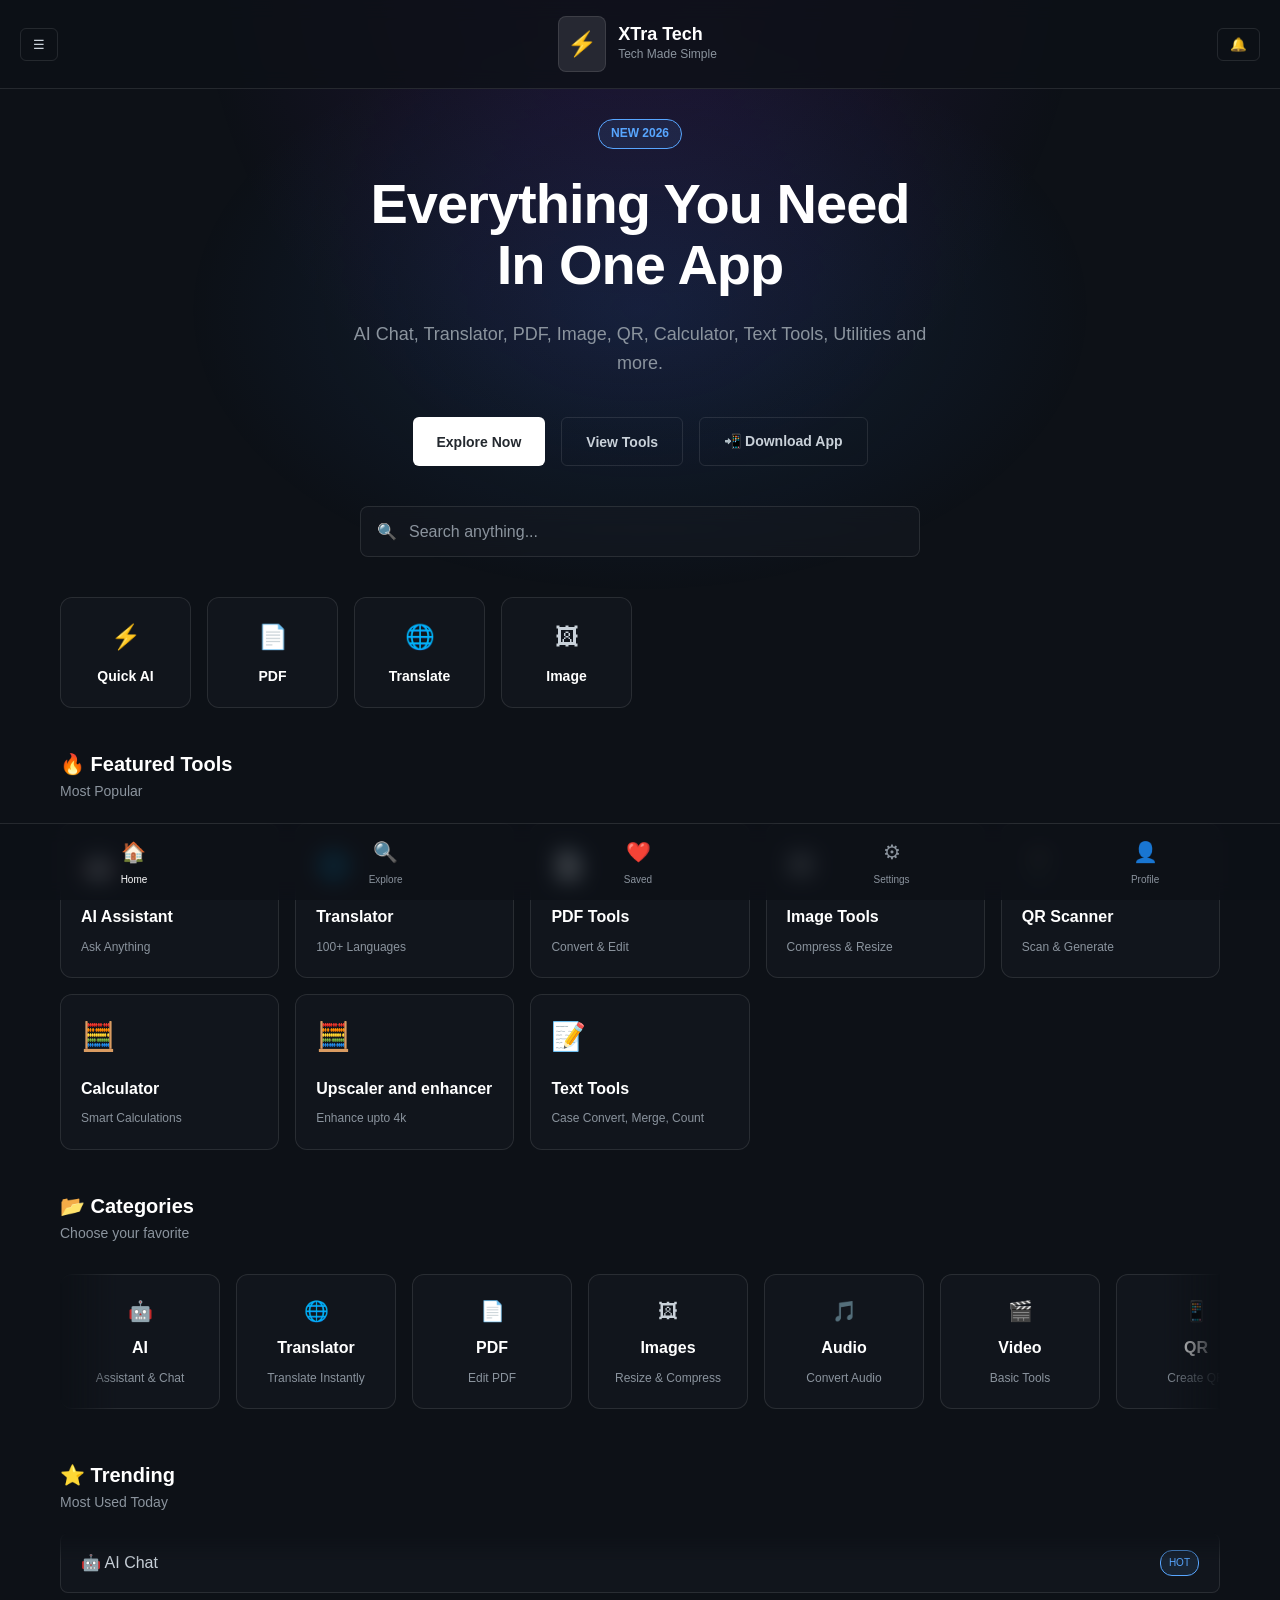
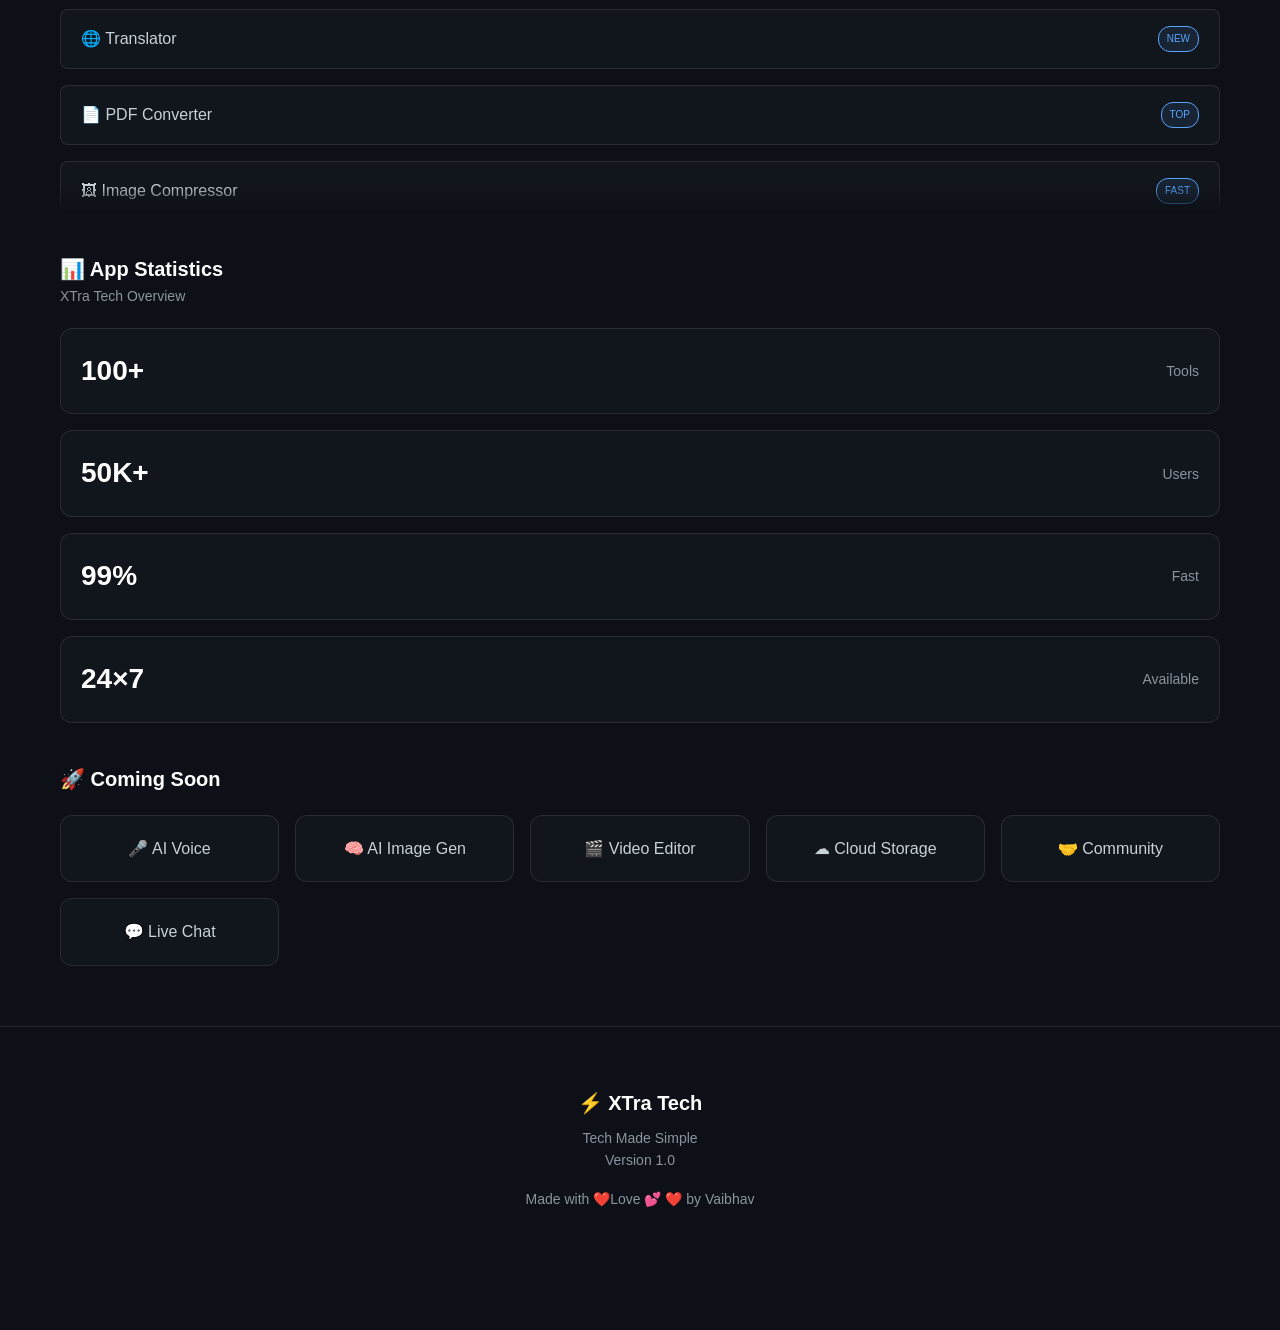
<file: index.html>
<!DOCTYPE html>
<html lang="en">
<head>
  <meta charset="UTF-8">
  <meta name="viewport" content="width=device-width, initial-scale=1.0">
  <meta http-equiv="Cache-Control" content="no-cache, no-store, must-revalidate">
  <meta http-equiv="Pragma" content="no-cache">
  <meta http-equiv="Expires" content="0">
  <title>XTra Tech - Tech Made Simple By Vaibhav ❤️‍🩹</title>
  <meta name="theme-color" content="#0d1117">
  <meta name="description" content="All-in-One Tech Toolkit">

  <style>
    /* Base Variables & Reset */
    :root {
      --bg-base: #0d1117;
      --bg-card: rgba(22, 27, 34, 0.5);
      --bg-nav: rgba(13, 17, 23, 0.8);
      --text-main: #c9d1d9;
      --text-heading: #ffffff;
      --text-muted: #8b949e;
      --border-subtle: rgba(255, 255, 255, 0.1);
      --border-hover: rgba(255, 255, 255, 0.3);
      --btn-primary-bg: #ffffff;
      --btn-primary-text: #24292f;
      --btn-secondary-bg: transparent;
      --btn-secondary-text: #c9d1d9;
      --glow-purple: rgba(138, 43, 226, 0.15);
      --glow-blue: rgba(43, 116, 226, 0.15);
      --accent: #58a6ff;
    }

    * {
      margin: 0;
      padding: 0;
      box-sizing: border-box;
      font-family: -apple-system, BlinkMacSystemFont, "Segoe UI", Roboto, Helvetica, Arial, sans-serif;
    }

    body {
      background-color: var(--bg-base);
      color: var(--text-main);
      line-height: 1.6;
      overflow-x: hidden;
      padding-bottom: 80px; /* Space for bottom nav */
    }

    /* Background Glow Effects */
    .bg-glow {
      position: fixed;
      top: -10%;
      left: 50%;
      transform: translateX(-50%);
      width: 100vw;
      height: 800px;
      background: radial-gradient(ellipse at top, var(--glow-purple) 0%, transparent 50%),
                  radial-gradient(ellipse at center, var(--glow-blue) 0%, transparent 50%);
      z-index: -1;
      pointer-events: none;
    }

    /* Layout Wrapper */
    .container {
      max-width: 1200px;
      margin: 0 auto;
      padding: 0 20px;
    }

    /* Header & Navigation */
    header {
      display: flex;
      justify-content: space-between;
      align-items: center;
      padding: 16px 20px;
      border-bottom: 1px solid var(--border-subtle);
      backdrop-filter: blur(10px);
      background: var(--bg-nav);
      position: sticky;
      top: 0;
      z-index: 100;
    }

    .brand {
      display: flex;
      align-items: center;
      gap: 12px;
    }

    .logo-box {
      font-size: 24px;
      background: rgba(255,255,255,0.1);
      padding: 8px;
      border-radius: 8px;
      border: 1px solid var(--border-subtle);
    }

    .brand h1 {
      font-size: 18px;
      color: var(--text-heading);
      line-height: 1.2;
    }

    .brand p {
      font-size: 12px;
      color: var(--text-muted);
    }

    header button {
      background: transparent;
      border: 1px solid var(--border-subtle);
      color: var(--text-main);
      border-radius: 6px;
      padding: 8px 12px;
      cursor: pointer;
      transition: 0.2s;
    }

    header button:hover {
      border-color: var(--border-hover);
      color: var(--text-heading);
    }

    /* Hero Section */
    .hero {
      text-align: center;
      padding: 30px 20px 60px; /* Reduced top padding to close the gap */
      position: relative;
    }

    .badge {
      display: inline-block;
      padding: 4px 12px;
      border-radius: 20px;
      border: 1px solid var(--accent);
      color: var(--accent);
      font-size: 12px;
      font-weight: 600;
      margin-bottom: 24px;
      background: rgba(88, 166, 255, 0.1);
    }

    .hero h2 {
      font-size: clamp(32px, 5vw, 56px);
      color: var(--text-heading);
      line-height: 1.1;
      letter-spacing: -1px;
      margin-bottom: 24px;
    }

    .hero p {
      font-size: 18px;
      color: var(--text-muted);
      margin-bottom: 40px;
      max-width: 600px;
      margin-inline: auto;
    }

    /* Buttons */
    .hero-buttons {
      display: flex;
      justify-content: center;
      gap: 16px;
      flex-wrap: wrap;
    }

    .btn, .hero-buttons button, .hero-buttons a {
      padding: 12px 24px;
      border-radius: 6px;
      font-weight: 600;
      font-size: 14px;
      cursor: pointer;
      text-decoration: none;
      transition: all 0.2s ease;
      display: inline-flex;
      align-items: center;
      justify-content: center;
    }

    .primary {
      background-color: var(--btn-primary-bg);
      color: var(--btn-primary-text);
      border: none;
    }

    .primary:hover {
      background-color: #e0e4e8;
    }

    .secondary {
      background-color: var(--btn-secondary-bg);
      color: var(--btn-secondary-text);
      border: 1px solid var(--border-subtle);
    }

    .secondary:hover {
      border-color: var(--border-hover);
      color: var(--text-heading);
    }

    /* Search Bar */
    .search {
      margin: -20px auto 40px;
      max-width: 600px;
      padding: 0 20px;
    }

    .search-box {
      display: flex;
      align-items: center;
      background: var(--bg-card);
      border: 1px solid var(--border-subtle);
      border-radius: 8px;
      padding: 12px 16px;
      backdrop-filter: blur(10px);
      transition: border-color 0.2s;
    }

    .search-box:focus-within {
      border-color: var(--accent);
    }

    .search-box input {
      background: transparent;
      border: none;
      color: var(--text-heading);
      font-size: 16px;
      width: 100%;
      outline: none;
      margin-left: 12px;
    }

    .search-box input::placeholder {
      color: var(--text-muted);
    }

    /* Section Titles */
    .section-title {
      margin: 40px 0 20px;
    }

    .section-title h2 {
      font-size: 20px;
      color: var(--text-heading);
    }

    .section-title p {
      font-size: 14px;
      color: var(--text-muted);
    }

    /* Bento Box Grids */
    .grid {
      display: grid;
      gap: 16px;
      margin-bottom: 40px;
    }

    .grid-2 { grid-template-columns: repeat(auto-fill, minmax(150px, 1fr)); }
    .grid-3 { grid-template-columns: repeat(auto-fill, minmax(200px, 1fr)); }
    .grid-4 { grid-template-columns: repeat(auto-fill, minmax(120px, 1fr)); }

    /* Vertical stack (for stats now) */
    .stack {
      display: flex;
      flex-direction: column;
      gap: 16px;
      margin-bottom: 40px;
    }

    /* Cards */
    .card {
      background: var(--bg-card);
      border: 1px solid var(--border-subtle);
      border-radius: 12px;
      padding: 20px;
      backdrop-filter: blur(10px);
      transition: transform 0.3s ease, border-color 0.3s ease, box-shadow 0.3s ease;
      text-decoration: none;
      color: var(--text-main);
      display: flex;
      flex-direction: column;
      gap: 8px;
      position: relative;
    }

    .card:hover {
      transform: translateY(-4px);
      border-color: var(--border-hover);
      box-shadow: 0 8px 24px rgba(0,0,0,0.3);
    }

    .card .icon {
      font-size: 28px;
      margin-bottom: 8px;
    }

    .card h3 {
      color: var(--text-heading);
      font-size: 16px;
      font-weight: 600;
    }

    .card p {
      font-size: 12px;
      color: var(--text-muted);
    }

    /* Horizontal Marquee Animation Classes */
    .marquee-container {
      overflow: hidden;
      width: 100%;
      position: relative;
      -webkit-mask-image: linear-gradient(to right, transparent, black 5%, black 95%, transparent);
      mask-image: linear-gradient(to right, transparent, black 5%, black 95%, transparent);
      margin-bottom: 40px;
      padding: 10px 0;
    }

    .marquee-track {
      display: flex;
      gap: 16px;
      width: max-content;
      animation: marquee-scroll 20s linear infinite;
      touch-action: pan-y; /* Allows vertical scrolling to pass through */
      user-select: none; /* Prevents text selection on touch */
    }

    .category-card {
      flex: 0 0 auto;
      width: 160px;
      align-items: center;
      text-align: center;
    }

    @keyframes marquee-scroll {
      0% { transform: translateX(0); }
      100% { transform: translateX(calc(-50% - 8px)); }
    }

    /* Vertical Marquee Animation Classes */
    .trending-container {
      overflow: hidden;
      height: 280px; /* Adjust height based on how many you want to show */
      position: relative;
      -webkit-mask-image: linear-gradient(to bottom, transparent, black 10%, black 90%, transparent);
      mask-image: linear-gradient(to bottom, transparent, black 10%, black 90%, transparent);
      margin-bottom: 40px;
    }

    .trending-track {
      display: flex;
      flex-direction: column;
      gap: 16px;
      animation: marquee-vertical 10s linear infinite;
    }

    @keyframes marquee-vertical {
      0% { transform: translateY(0); }
      100% { transform: translateY(calc(-50% - 8px)); } /* 8px is half the gap */
    }

    /* Minimal Line Cards (For Trending) */
    .line-card {
      display: flex;
      align-items: center;
      justify-content: space-between;
      background: var(--bg-card);
      border: 1px solid var(--border-subtle);
      padding: 16px 20px;
      border-radius: 8px;
      text-decoration: none;
      color: var(--text-main);
      transition: 0.2s;
    }

    .line-card:hover {
      border-color: var(--border-hover);
      background: rgba(255,255,255,0.05);
    }

    .tag {
      font-size: 10px;
      background: rgba(88, 166, 255, 0.1);
      color: var(--accent);
      padding: 4px 8px;
      border-radius: 12px;
      border: 1px solid var(--accent);
    }

    /* Stats Card (vertical layout) */
    .stats-card {
      flex-direction: row;
      align-items: center;
      justify-content: space-between;
    }

    .stats-card h3 {
      font-size: 28px;
      color: var(--text-heading);
    }

    .stats-card p {
      font-size: 14px;
      color: var(--text-muted);
    }

    /* Footer */
    footer {
      text-align: center;
      padding: 60px 20px 40px;
      border-top: 1px solid var(--border-subtle);
      margin-top: 60px;
      color: var(--text-muted);
      font-size: 14px;
    }

    footer .footer-logo {
      font-size: 20px;
      color: var(--text-heading);
      font-weight: bold;
      margin-bottom: 8px;
    }

    /* Bottom Nav (Mobile) */
    .bottom-nav {
      position: fixed;
      bottom: 0;
      left: 0;
      width: 100%;
      background: var(--bg-nav);
      backdrop-filter: blur(10px);
      border-top: 1px solid var(--border-subtle);
      display: flex;
      justify-content: space-around;
      padding: 12px 10px;
      z-index: 100;
    }

    .bottom-nav a {
      display: flex;
      flex-direction: column;
      align-items: center;
      text-decoration: none;
      color: var(--text-muted);
      font-size: 10px;
      gap: 4px;
      transition: 0.2s;
      cursor: pointer;
    }

    .bottom-nav a.active, .bottom-nav a:hover {
      color: var(--text-heading);
    }

    .bottom-nav a span {
      font-weight: 500;
    }

    /* Sidebar */
    #sidebar {
      position: fixed;
      top: 0;
      left: -300px;
      width: 280px;
      height: 100%;
      background: var(--bg-base);
      border-right: 1px solid var(--border-subtle);
      z-index: 1000;
      transition: 0.3s ease;
      padding: 20px;
      overflow-y: auto;
    }

    #sidebar.open {
      left: 0;
    }

    .side-header {
      display: flex;
      justify-content: space-between;
      align-items: center;
      margin-bottom: 30px;
    }

    .side-header button {
      background: transparent;
      border: none;
      color: var(--text-main);
      font-size: 20px;
      cursor: pointer;
    }

    .profile-card {
      background: var(--bg-card);
      border: 1px solid var(--border-subtle);
      padding: 16px;
      border-radius: 8px;
      margin-bottom: 24px;
      text-align: center;
    }

    .side-links a {
      display: block;
      padding: 12px 16px;
      color: var(--text-main);
      text-decoration: none;
      border-radius: 6px;
      margin-bottom: 8px;
      transition: 0.2s;
    }

    .side-links a:hover {
      background: rgba(255,255,255,0.05);
      color: var(--text-heading);
    }

    #overlay {
      position: fixed;
      top: 0;
      left: 0;
      width: 100%;
      height: 100%;
      background: rgba(0,0,0,0.5);
      backdrop-filter: blur(2px);
      z-index: 999;
      display: none;
    }

    #overlay.open {
      display: block;
    }

  </style>
</head>
<body>

  <div class="bg-glow"></div>

  <!-- Sidebar -->
  <aside id="sidebar">
    <div class="side-header">
      <div class="brand">
        <div class="logo-box">⚡</div>
        <div>
          <h1>XTra Tech</h1>
          <p>By Vaibhav 💀</p>
        </div>
      </div>
      <button id="closeMenu">✕</button>
    </div>

    <div class="profile-card">
      <div class="avatar" style="font-size: 32px; margin-bottom: 8px;">👤</div>
      <h3 style="color: var(--text-heading);">Guest User</h3>
      <p style="font-size: 12px; color: var(--text-muted);">Welcome Back</p>
    </div>

    <nav class="side-links">
      <a href="index.html">🏠 Home</a>
      <a href="ai-chat.html">🤖 AI Tools</a>
      <a href="translator.html">🌐 Translator</a>
      <a href="pdf.html">📄 PDF Tools</a>
      <a href="image.html">🖼 Image Tools</a>
      <a href="qr-generator.html">📱 QR Tools</a>
      <a href="calculator.html">🧮 Calculator</a>
      <a href="text-tools.html">📝 Text Tools</a>
      <a href="#">⭐ Favorites</a>
      <a href="#">⚙ Settings</a>
      <a href="#">ℹ About</a>
    </nav>
  </aside>

  <div id="overlay"></div>

  <!-- Header -->
  <header>
    <button id="menuBtn">☰</button>
    <div class="brand">
      <div class="logo-box">⚡</div>
      <div>
        <h1>XTra Tech</h1>
        <p>Tech Made Simple</p>
      </div>
    </div>
    <button class="notify">🔔</button>
  </header>

  <!-- Main Content Wrapper -->
  <div class="container">

    <!-- Hero -->
    <section class="hero">
      <span class="badge">NEW 2026</span>
      <h2>Everything You Need<br>In One App</h2>
      <p>AI Chat, Translator, PDF, Image, QR, Calculator, Text Tools, Utilities and more.</p>
      <div class="hero-buttons">
        <button class="primary">Explore Now</button>
        <button class="secondary">View Tools</button>
        <a href="org.bayton.gen.webapp.w352540c8f8b0fc1c_7a27c66a6279_genver-1.5.4.apk" download class="secondary">📲 Download App</a>
      </div>
    </section>

    <!-- Search -->
    <section class="search">
      <div class="search-box">
        <span>🔍</span>
        <input type="text" placeholder="Search anything...">
      </div>
    </section>

    <!-- Quick Actions -->
    <section class="grid grid-4">
      <a href="ai-chat.html" class="card" style="align-items: center; text-align: center;">
        <span style="font-size: 24px;">⚡</span>
        <h3 style="font-size: 14px;">Quick AI</h3>
      </a>
      <a href="pdf.html" class="card" style="align-items: center; text-align: center;">
        <span style="font-size: 24px;">📄</span>
        <h3 style="font-size: 14px;">PDF</h3>
      </a>
      <a href="translator.html" class="card" style="align-items: center; text-align: center;">
        <span style="font-size: 24px;">🌐</span>
        <h3 style="font-size: 14px;">Translate</h3>
      </a>
      <a href="image.html" class="card" style="align-items: center; text-align: center;">
        <span style="font-size: 24px;">🖼</span>
        <h3 style="font-size: 14px;">Image</h3>
      </a>
    </section>

    <!-- Featured Tools -->
    <div class="section-title">
      <h2>🔥 Featured Tools</h2>
      <p>Most Popular</p>
    </div>
    <section class="grid grid-3">
      <a href="ai-chat.html" class="card">
        <div class="icon">🤖</div>
        <h3>AI Assistant</h3>
        <p>Ask Anything</p>
      </a>
      <a href="translator.html" class="card">
        <div class="icon">🌐</div>
        <h3>Translator</h3>
        <p>100+ Languages</p>
      </a>
      <a href="pdf.html" class="card">
        <div class="icon">📄</div>
        <h3>PDF Tools</h3>
        <p>Convert & Edit</p>
      </a>
      <a href="image.html" class="card">
        <div class="icon">🖼</div>
        <h3>Image Tools</h3>
        <p>Compress & Resize</p>
      </a>
      <a href="qr-generator.html" class="card">
        <div class="icon">📱</div>
        <h3>QR Scanner</h3>
        <p>Scan & Generate</p>
      </a>
      <a href="calculator.html" class="card">
        <div class="icon">🧮</div>
        <h3>Calculator</h3>
        <p>Smart Calculations</p>
      </a>
<a href="image-enhancer.html" class="card">
        <div class="icon">🧮</div>
        <h3>Upscaler and enhancer</h3>
        <p>Enhance upto 4k </p>
      </a>
      <a href="text-tools.html" class="card">
        <div class="icon">📝</div>
        <h3>Text Tools</h3>
        <p>Case Convert, Merge, Count</p>
      </a>
    </section>

    <!-- Categories (Horizontal Auto-Scroll — unchanged) -->
    <div class="section-title">
      <h2>📂 Categories</h2>
      <p>Choose your favorite</p>
    </div>
    <section class="marquee-container">
      <div class="marquee-track">

        <!-- Original 12 Items -->
        <a href="ai-chat.html" class="card category-card">
          <span style="font-size: 20px;">🤖</span>
          <h3>AI</h3>
          <p>Assistant & Chat</p>
        </a>
        <a href="translator.html" class="card category-card">
          <span style="font-size: 20px;">🌐</span>
          <h3>Translator</h3>
          <p>Translate Instantly</p>
        </a>
        <a href="pdf.html" class="card category-card">
          <span style="font-size: 20px;">📄</span>
          <h3>PDF</h3>
          <p>Edit PDF</p>
        </a>
        <a href="image.html" class="card category-card">
          <span style="font-size: 20px;">🖼</span>
          <h3>Images</h3>
          <p>Resize & Compress</p>
        </a>
        <div class="card category-card">
          <span style="font-size: 20px;">🎵</span>
          <h3>Audio</h3>
          <p>Convert Audio</p>
        </div>
        <div class="card category-card">
          <span style="font-size: 20px;">🎬</span>
          <h3>Video</h3>
          <p>Basic Tools</p>
        </div>
        <a href="qr-generator.html" class="card category-card">
          <span style="font-size: 20px;">📱</span>
          <h3>QR</h3>
          <p>Create QR</p>
        </a>
        <a href="calculator.html" class="card category-card">
          <span style="font-size: 20px;">🧮</span>
          <h3>Calculator</h3>
          <p>Math & Finance</p>
        </a>
        <a href="text-tools.html" class="card category-card">
          <span style="font-size: 20px;">📝</span>
          <h3>Text</h3>
          <p>Utilities</p>
        </a>
        <div class="card category-card">
          <span style="font-size: 20px;">🎓</span>
          <h3>Study</h3>
          <p>Student Tools</p>
        </div>
        <div class="card category-card">
          <span style="font-size: 20px;">⚙</span>
          <h3>Utilities</h3>
          <p>Daily Use</p>
        </div>
        <div class="card category-card">
          <span style="font-size: 20px;">⭐</span>
          <h3>More</h3>
          <p>Coming Soon</p>
        </div>

        <!-- Duplicated 12 Items for Seamless Scrolling -->
        <a href="ai-chat.html" class="card category-card" aria-hidden="true">
          <span style="font-size: 20px;">🤖</span>
          <h3>AI</h3>
          <p>Assistant & Chat</p>
        </a>
        <a href="translator.html" class="card category-card" aria-hidden="true">
          <span style="font-size: 20px;">🌐</span>
          <h3>Translator</h3>
          <p>Translate Instantly</p>
        </a>
        <a href="pdf.html" class="card category-card" aria-hidden="true">
          <span style="font-size: 20px;">📄</span>
          <h3>PDF</h3>
          <p>Edit PDF</p>
        </a>
        <a href="image.html" class="card category-card" aria-hidden="true">
          <span style="font-size: 20px;">🖼</span>
          <h3>Images</h3>
          <p>Resize & Compress</p>
        </a>
        <div class="card category-card" aria-hidden="true">
          <span style="font-size: 20px;">🎵</span>
          <h3>Audio</h3>
          <p>Convert Audio</p>
        </div>
        <div class="card category-card" aria-hidden="true">
          <span style="font-size: 20px;">🎬</span>
          <h3>Video</h3>
          <p>Basic Tools</p>
        </div>
        <a href="qr-generator.html" class="card category-card" aria-hidden="true">
          <span style="font-size: 20px;">📱</span>
          <h3>QR</h3>
          <p>Create QR</p>
        </a>
        <a href="calculator.html" class="card category-card" aria-hidden="true">
          <span style="font-size: 20px;">🧮</span>
          <h3>Calculator</h3>
          <p>Math & Finance</p>
        </a>
        <a href="text-tools.html" class="card category-card" aria-hidden="true">
          <span style="font-size: 20px;">📝</span>
          <h3>Text</h3>
          <p>Utilities</p>
        </a>
        <div class="card category-card" aria-hidden="true">
          <span style="font-size: 20px;">🎓</span>
          <h3>Study</h3>
          <p>Student Tools</p>
        </div>
        <div class="card category-card" aria-hidden="true">
          <span style="font-size: 20px;">⚙</span>
          <h3>Utilities</h3>
          <p>Daily Use</p>
        </div>
        <div class="card category-card" aria-hidden="true">
          <span style="font-size: 20px;">⭐</span>
          <h3>More</h3>
          <p>Coming Soon</p>
        </div>

      </div>
    </section>

    <!-- Trending (Vertical Scroll) -->
    <div class="section-title">
      <h2>⭐ Trending</h2>
      <p>Most Used Today</p>
    </div>
    <section class="trending-container">
      <div class="trending-track">
        <!-- Original Items -->
        <a href="ai-chat.html" class="line-card">
          <div>🤖 AI Chat</div>
          <span class="tag">HOT</span>
        </a>
        <a href="translator.html" class="line-card">
          <div>🌐 Translator</div>
          <span class="tag">NEW</span>
        </a>
        <div class="line-card">
          <div>📄 PDF Converter</div>
          <span class="tag">TOP</span>
        </div>
        <div class="line-card">
          <div>🖼 Image Compressor</div>
          <span class="tag">FAST</span>
        </div>
        <a href="qr-generator.html" class="line-card">
          <div>📱 QR Generator</div>
          <span class="tag">FREE</span>
        </a>

        <!-- Duplicated Items for Seamless Scrolling -->
        <a href="ai-chat.html" class="line-card" aria-hidden="true">
          <div>🤖 AI Chat</div>
          <span class="tag">HOT</span>
        </a>
        <a href="translator.html" class="line-card" aria-hidden="true">
          <div>🌐 Translator</div>
          <span class="tag">NEW</span>
        </a>
        <div class="line-card" aria-hidden="true">
          <div>📄 PDF Converter</div>
          <span class="tag">TOP</span>
        </div>
        <div class="line-card" aria-hidden="true">
          <div>🖼 Image Compressor</div>
          <span class="tag">FAST</span>
        </div>
        <a href="qr-generator.html" class="line-card" aria-hidden="true">
          <div>📱 QR Generator</div>
          <span class="tag">FREE</span>
        </a>
      </div>
    </section>

    <!-- App Statistics (Vertical Stack) -->
    <div class="section-title">
      <h2>📊 App Statistics</h2>
      <p>XTra Tech Overview</p>
    </div>
    <section class="stack">
      <div class="card stats-card">
        <h3>100+</h3>
        <p>Tools</p>
      </div>
      <div class="card stats-card">
        <h3>50K+</h3>
        <p>Users</p>
      </div>
      <div class="card stats-card">
        <h3>99%</h3>
        <p>Fast</p>
      </div>
      <div class="card stats-card">
        <h3>24×7</h3>
        <p>Available</p>
      </div>
    </section>

    <!-- Coming Soon -->
    <div class="section-title">
      <h2>🚀 Coming Soon</h2>
    </div>
    <section class="grid grid-3">
      <div class="card" style="align-items: center; text-align: center;">🎤 AI Voice</div>
      <div class="card" style="align-items: center; text-align: center;">🧠 AI Image Gen</div>
      <div class="card" style="align-items: center; text-align: center;">🎬 Video Editor</div>
      <div class="card" style="align-items: center; text-align: center;">☁ Cloud Storage</div>
      <div class="card" style="align-items: center; text-align: center;">🤝 Community</div>
      <div class="card" style="align-items: center; text-align: center;">💬 Live Chat</div>
    </section>

  </div> <!-- End Container -->

  <!-- Footer -->
  <footer>
    <div class="footer-logo">⚡ XTra Tech</div>
    <p>Tech Made Simple</p>
    <p>Version 1.0</p>
    <p style="margin-top: 16px;">Made with ❤️Love 💕 ❤️ by Vaibhav</p>
  </footer>

  <!-- Bottom Navigation -->
  <nav class="bottom-nav">
    <a class="active">
      <span style="font-size: 20px;">🏠</span>
      <span>Home</span>
    </a>
    <a>
      <span style="font-size: 20px;">🔍</span>
      <span>Explore</span>
    </a>
    <a>
      <span style="font-size: 20px;">❤️</span>
      <span>Saved</span>
    </a>
    <a>
      <span style="font-size: 20px;">⚙</span>
      <span>Settings</span>
    </a>
    <a>
      <span style="font-size: 20px;">👤</span>
      <span>Profile</span>
    </a>
  </nav>

  <!-- Sidebar Script -->
  <script>
    const menuBtn = document.getElementById('menuBtn');
    const closeMenu = document.getElementById('closeMenu');
    const sidebar = document.getElementById('sidebar');
    const overlay = document.getElementById('overlay');

    function toggleMenu() {
      sidebar.classList.toggle('open');
      overlay.classList.toggle('open');
    }

    menuBtn.addEventListener('click', toggleMenu);
    closeMenu.addEventListener('click', toggleMenu);
    overlay.addEventListener('click', toggleMenu);
  </script>

</body>
</html>
</file>
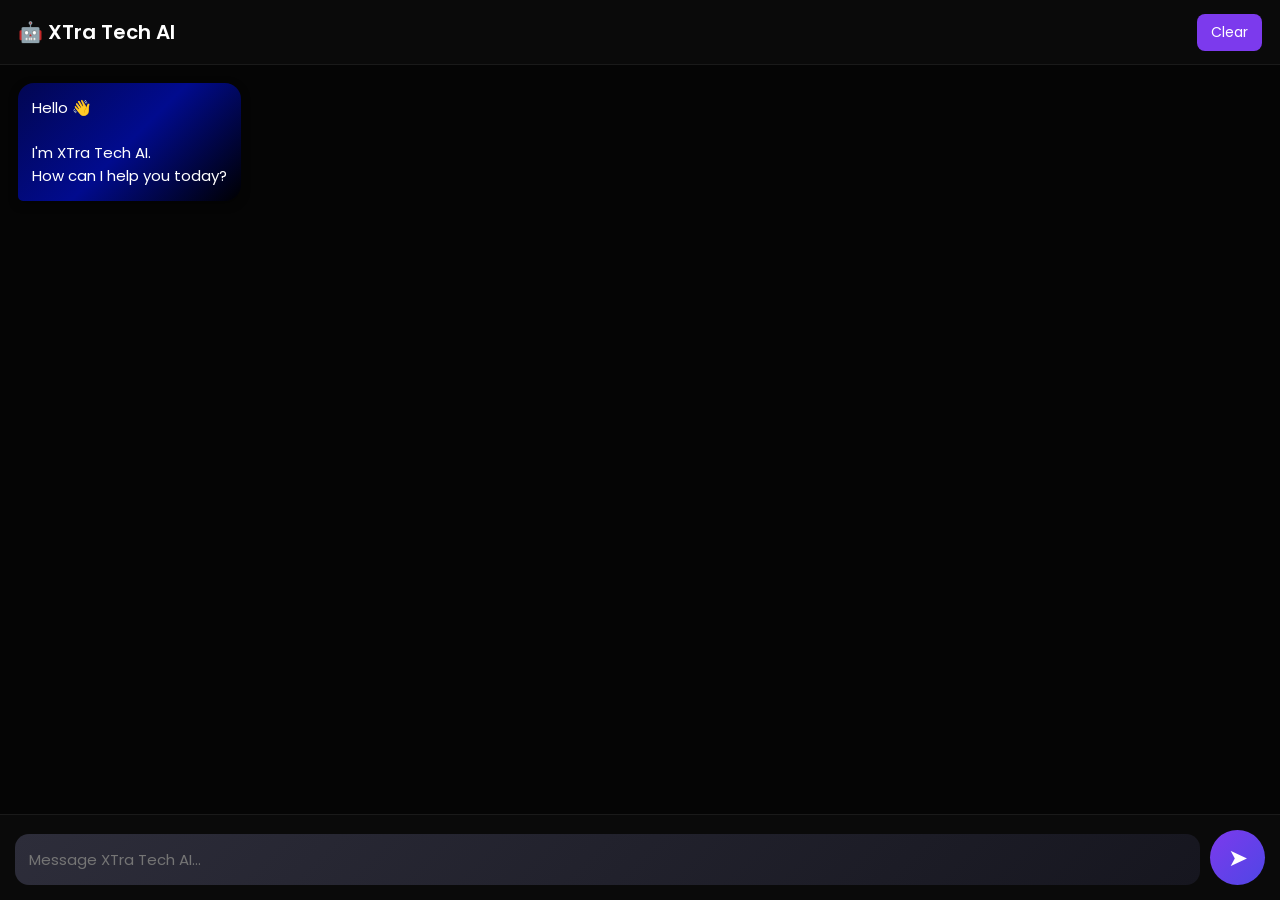
<file: ai-chat.html>
<!DOCTYPE html>
<html lang="en">
<head>
<meta charset="UTF-8">
<meta name="viewport" content="width=device-width, initial-scale=1.0">
<title>XTra Tech AI</title>

<link rel="stylesheet" href="ai.css">

<link rel="preconnect" href="https://fonts.googleapis.com">
<link rel="preconnect" href="https://fonts.gstatic.com" crossorigin>

<link href="https://fonts.googleapis.com/css2?family=Poppins:wght@300;400;500;600;700&display=swap" rel="stylesheet">

</head>

<body>

<div class="chat-app">

<header class="topbar">

<div class="logo">
🤖 XTra Tech AI
</div>

<button id="clearChat">
Clear
</button>

</header>

<div id="chatBox" class="chat-box">

<div class="message bot">
Hello 👋<br><br>
I'm XTra Tech AI.<br>
How can I help you today?
</div>

</div>

<div class="input-area">

<textarea
id="userInput"
rows="1"
placeholder="Message XTra Tech AI..."
></textarea>

<button id="sendBtn">
➤
</button>

</div>

</div>

<script src="ai.js"></script>

</body>
</html>
</file>
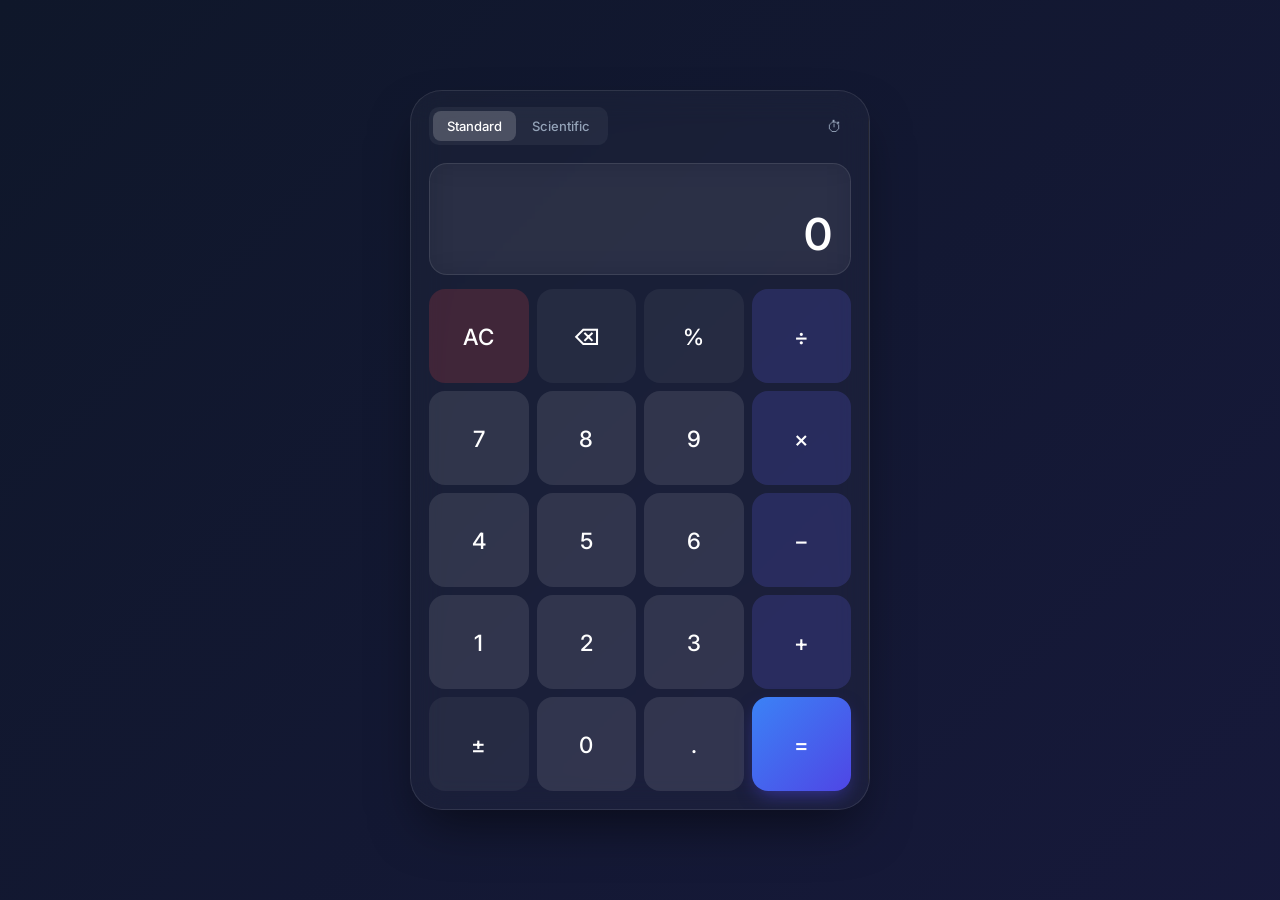
<file: calculator.html>
<!DOCTYPE html>
<html lang="en">
<head>
<meta charset="UTF-8" />
<meta name="viewport" content="width=device-width, initial-scale=1.0, maximum-scale=1.0, user-scalable=no, viewport-fit=cover" />
<title>Professional Modern Calculator</title>
<style>
  @import url("https://fonts.googleapis.com/css2?family=Inter:wght@300;400;500;600;700&display=swap");

  *{ box-sizing:border-box; -webkit-tap-highlight-color:transparent; user-select:none; }
  html,body{
    margin:0; padding:0; height:100%; width:100%;
    font-family:"Inter",sans-serif;
    background:linear-gradient(135deg,#0f172a,#1e1b4b,#312e81);
    background-size:400% 400%;
    animation:gradientBG 15s ease infinite;
    color:#fff;
    overscroll-behavior-y:none;
    overflow:hidden;
  }
  @keyframes gradientBG{
    0%{background-position:0% 50%;}
    50%{background-position:100% 50%;}
    100%{background-position:0% 50%;}
  }

  #screen{
    height:100dvh; width:100vw;
    display:flex; align-items:center; justify-content:center;
    padding:0;
  }

  .glass{
    background:rgba(255,255,255,.05);
    backdrop-filter:blur(16px);
    -webkit-backdrop-filter:blur(16px);
    border:1px solid rgba(255,255,255,.1);
  }

  #shell{
    height:100dvh; width:100vw;
    max-width:460px;
    display:flex; flex-direction:column;
    overflow:hidden;
    background:rgba(255,255,255,.03);
    box-shadow:0 25px 50px -12px rgba(0,0,0,.5);
    position:relative;
  }
  @media (min-width:600px){
    #shell{
      height:min(92vh,720px);
      border-radius:2rem;
      border:1px solid rgba(255,255,255,.1);
    }
  }

  /* ---- Header ---- */
  #header{
    flex:0 0 auto;
    display:flex; align-items:center; justify-content:space-between;
    padding:16px 18px 8px;
  }
  #modeSwitch{
    display:flex; gap:2px;
    background:rgba(255,255,255,.05);
    border-radius:10px;
    padding:4px;
  }
  #modeSwitch button{
    border:none; background:transparent; color:#94a3b8;
    font-family:inherit; font-size:13px; font-weight:500;
    padding:7px 14px; border-radius:8px; cursor:pointer;
    transition:background .15s, color .15s;
  }
  #modeSwitch button.active{
    background:rgba(255,255,255,.18); color:#fff;
  }
  #headerRight{ display:flex; align-items:center; gap:10px; }
  #degRadBtn{
    display:none;
    background:rgba(99,102,241,.18); color:#a5b4fc;
    border:1px solid rgba(99,102,241,.35);
    font-family:inherit; font-size:11px; font-weight:600;
    letter-spacing:.03em;
    padding:6px 10px; border-radius:8px; cursor:pointer;
  }
  #degRadBtn.show{ display:inline-block; }
  #historyBtn{
    width:34px; height:34px; border-radius:50%;
    background:transparent; border:none; color:#94a3b8;
    display:flex; align-items:center; justify-content:center;
    cursor:pointer; font-size:15px;
  }
  #historyBtn:hover{ background:rgba(255,255,255,.08); color:#fff; }

  /* ---- Display ---- */
  #displayArea{ flex:0 0 auto; padding:10px 18px 8px; }
  #displayBox{
    height:112px;
    border-radius:18px;
    padding:14px 18px;
    display:flex; flex-direction:column; justify-content:flex-end; align-items:flex-end;
    overflow:hidden;
  }
  #exprLine{
    color:#94a3b8; font-size:14px; min-height:20px;
    width:100%; text-align:right; overflow-x:auto; white-space:nowrap;
    letter-spacing:.02em;
  }
  #exprLine::-webkit-scrollbar{ display:none; }
  #mainLine{
    font-weight:600; color:#fff; width:100%; text-align:right;
    overflow:hidden; white-space:nowrap;
    font-size:2.75rem; line-height:1.15;
    transition:font-size .1s ease;
  }

  /* ---- Keypad area ---- */
  #padArea{
    flex:1 1 auto;
    display:flex; flex-direction:column;
    padding:6px 18px 18px;
    gap:10px;
    min-height:0;
  }

  #sciPad{
    display:none;
    flex:0 0 auto;
    grid-template-columns:repeat(4,1fr);
    grid-auto-rows:1fr;
    gap:8px;
    height:0;
  }
  #sciPad.show{ display:grid; height:auto; flex:4; }

  #stdPad{
    flex:5;
    display:grid;
    grid-template-columns:repeat(4,1fr);
    grid-template-rows:repeat(5,1fr);
    gap:8px;
    min-height:0;
  }

  button.key{
    border:none; cursor:pointer; font-family:inherit;
    border-radius:16px;
    display:flex; align-items:center; justify-content:center;
    color:#fff;
    font-size:1.4rem; font-weight:500;
    position:relative; overflow:hidden;
    transition:transform .08s ease, background .1s ease;
  }
  button.key:active{ transform:scale(.92); }

  .k-num{ background:rgba(255,255,255,.1); }
  .k-num:hover{ background:rgba(255,255,255,.18); }
  .k-op{ background:rgba(99,102,241,.2); color:#a5b4fc; font-size:1.6rem; }
  .k-op:hover{ background:rgba(99,102,241,.35); }
  .k-fn{ background:rgba(255,255,255,.05); font-size:.95rem; font-weight:500; color:#e2e8f0; }
  .k-fn:hover{ background:rgba(255,255,255,.12); }
  .k-clear{ background:rgba(239,68,68,.18); color:#f87171; font-size:1.1rem; }
  .k-clear:hover{ background:rgba(239,68,68,.3); }
  .k-eq{
    background:linear-gradient(135deg,#3b82f6,#4f46e5);
    box-shadow:0 8px 20px -6px rgba(79,70,229,.6);
    font-size:1.8rem;
  }
  .k-eq:hover{ background:linear-gradient(135deg,#60a5fa,#6366f1); }
  .k-zero{ grid-column:span 2; }

  /* ---- History panel ---- */
  #historyPanel{
    position:absolute; top:0; right:0; height:100%;
    width:0; overflow:hidden;
    transition:width .35s ease;
    background:rgba(10,12,25,.97);
    backdrop-filter:blur(20px);
    border-left:1px solid rgba(255,255,255,.1);
    z-index:20;
  }
  #historyPanel.open{ width:100%; }
  @media (min-width:600px){
    #historyPanel.open{ width:300px; }
  }
  #historyInner{ width:100%; height:100%; display:flex; flex-direction:column; }
  #historyHead{
    flex:0 0 auto; padding:18px;
    display:flex; align-items:center; justify-content:space-between;
    border-bottom:1px solid rgba(255,255,255,.1);
  }
  #historyHead h2{ margin:0; font-size:16px; font-weight:600; color:#f1f5f9; }
  #historyHead .actions{ display:flex; gap:12px; }
  #historyHead button{
    background:none; border:none; color:#94a3b8; cursor:pointer; font-size:14px;
  }
  #historyHead button:hover{ color:#fff; }
  #historyList{ flex:1 1 auto; overflow-y:auto; padding:14px; display:flex; flex-direction:column; gap:10px; }
  .hist-item{
    background:rgba(255,255,255,.05);
    border-radius:12px; padding:10px 14px; cursor:pointer;
  }
  .hist-item:hover{ background:rgba(255,255,255,.1); }
  .hist-expr{ color:#94a3b8; font-size:12px; }
  .hist-result{ color:#fff; font-size:18px; font-weight:600; margin-top:2px; }
  #historyEmpty{ text-align:center; color:#64748b; margin-top:40px; font-size:13px; }
</style>
</head>
<body>

<div id="screen">
  <div id="shell" class="glass">

    <div id="header">
      <div id="modeSwitch">
        <button id="btnStd" class="active" onclick="setMode('standard')">Standard</button>
        <button id="btnSci" onclick="setMode('scientific')">Scientific</button>
      </div>
      <div id="headerRight">
        <button id="degRadBtn" onclick="toggleDegRad()">DEG</button>
        <button id="historyBtn" onclick="toggleHistory()">&#9201;</button>
      </div>
    </div>

    <div id="displayArea">
      <div id="displayBox" class="glass">
        <div id="exprLine"></div>
        <div id="mainLine">0</div>
      </div>
    </div>

    <div id="padArea">
      <div id="sciPad">
        <button class="key k-fn" onclick="appendSci('sin(')">sin</button>
        <button class="key k-fn" onclick="appendSci('cos(')">cos</button>
        <button class="key k-fn" onclick="appendSci('tan(')">tan</button>
        <button class="key k-fn" onclick="appendSci('pi')">π</button>

        <button class="key k-fn" onclick="appendSci('asin(')">sin⁻¹</button>
        <button class="key k-fn" onclick="appendSci('acos(')">cos⁻¹</button>
        <button class="key k-fn" onclick="appendSci('atan(')">tan⁻¹</button>
        <button class="key k-fn" onclick="appendSci('e')">e</button>

        <button class="key k-fn" onclick="appendSci('log(')">log</button>
        <button class="key k-fn" onclick="appendSci('ln(')">ln</button>
        <button class="key k-fn" onclick="appendSci('^')">x^y</button>
        <button class="key k-fn" onclick="appendSci('sqrt(')">&#8730;</button>

        <button class="key k-fn" onclick="appendSci('(')">(</button>
        <button class="key k-fn" onclick="appendSci(')')">)</button>
        <button class="key k-fn" onclick="appendSci('abs(')">|x|</button>
        <button class="key k-fn" onclick="appendSci('!')">x!</button>
      </div>

      <div id="stdPad">
        <button class="key k-clear" onclick="clearAll()">AC</button>
        <button class="key k-fn" onclick="deleteLast()">&#9003;</button>
        <button class="key k-fn" onclick="appendVal('%')">%</button>
        <button class="key k-op" onclick="appendOp('/')">&divide;</button>

        <button class="key k-num" onclick="appendVal('7')">7</button>
        <button class="key k-num" onclick="appendVal('8')">8</button>
        <button class="key k-num" onclick="appendVal('9')">9</button>
        <button class="key k-op" onclick="appendOp('*')">&times;</button>

        <button class="key k-num" onclick="appendVal('4')">4</button>
        <button class="key k-num" onclick="appendVal('5')">5</button>
        <button class="key k-num" onclick="appendVal('6')">6</button>
        <button class="key k-op" onclick="appendOp('-')">&minus;</button>

        <button class="key k-num" onclick="appendVal('1')">1</button>
        <button class="key k-num" onclick="appendVal('2')">2</button>
        <button class="key k-num" onclick="appendVal('3')">3</button>
        <button class="key k-op" onclick="appendOp('+')">+</button>

        <button class="key k-fn" onclick="toggleSign()">&plusmn;</button>
        <button class="key k-num" onclick="appendVal('0')">0</button>
        <button class="key k-num" onclick="appendVal('.')">.</button>
        <button class="key k-eq" onclick="calculate()">=</button>
      </div>
    </div>

    <div id="historyPanel">
      <div id="historyInner">
        <div id="historyHead">
          <h2>History</h2>
          <div class="actions">
            <button onclick="clearHistory()">Clear</button>
            <button onclick="toggleHistory()">&#10005;</button>
          </div>
        </div>
        <div id="historyList">
          <div id="historyEmpty">No history yet</div>
        </div>
      </div>
    </div>

  </div>
</div>

<script>
(function(){
  const mainLine = document.getElementById('mainLine');
  const exprLine = document.getElementById('exprLine');
  const sciPad = document.getElementById('sciPad');
  const btnStd = document.getElementById('btnStd');
  const btnSci = document.getElementById('btnSci');
  const degRadBtn = document.getElementById('degRadBtn');
  const historyPanel = document.getElementById('historyPanel');
  const historyList = document.getElementById('historyList');

  let mode = 'standard';
  let isDegrees = true;
  let historyOpen = false;
  let history = [];

  // running expression, kept in "display form" (with × ÷ − symbols)
  let expr = '';
  let current = '0';
  let justEvaluated = false;

  function render(){
    exprLine.textContent = expr;
    mainLine.textContent = formatNumber(current);
    const len = current.length;
    if(len > 9){
      mainLine.style.fontSize = Math.max(1.3, 2.75 - (len-9)*0.14) + 'rem';
    } else {
      mainLine.style.fontSize = '';
    }
    exprLine.scrollLeft = exprLine.scrollWidth;
  }

  function formatNumber(str){
    if(['Error','Infinity','-Infinity','NaN'].includes(str)) return str;
    if(str === '' ) return '0';
    let neg = str.startsWith('-');
    let s = neg ? str.slice(1) : str;
    let parts = s.split('.');
    parts[0] = parts[0].replace(/\B(?=(\d{3})+(?!\d))/g, ',');
    let out = parts.length>1 ? parts[0]+'.'+parts[1] : parts[0];
    return (neg?'-':'') + out;
  }

  window.setMode = function(m){
    mode = m;
    btnStd.classList.toggle('active', m==='standard');
    btnSci.classList.toggle('active', m==='scientific');
    if(m==='scientific'){
      sciPad.classList.add('show');
      degRadBtn.classList.add('show');
    } else {
      sciPad.classList.remove('show');
      degRadBtn.classList.remove('show');
    }
  };

  window.toggleDegRad = function(){
    isDegrees = !isDegrees;
    degRadBtn.textContent = isDegrees ? 'DEG' : 'RAD';
  };

  window.toggleHistory = function(){
    historyOpen = !historyOpen;
    historyPanel.classList.toggle('open', historyOpen);
  };

  window.clearHistory = function(){
    history = [];
    renderHistory();
  };

  function renderHistory(){
    historyList.innerHTML = '';
    if(history.length===0){
      historyList.innerHTML = '<div id="historyEmpty">No history yet</div>';
      return;
    }
    history.slice().reverse().forEach(h=>{
      const div = document.createElement('div');
      div.className = 'hist-item';
      div.innerHTML = '<div class="hist-expr">'+h.expr+'</div><div class="hist-result">'+h.result+'</div>';
      div.onclick = ()=>{
        current = h.result;
        expr = '';
        justEvaluated = true;
        render();
        toggleHistory();
      };
      historyList.appendChild(div);
    });
  }

  window.appendVal = function(val){
    if(justEvaluated){ current=''; expr=''; justEvaluated=false; }
    if(val==='.'){
      if(current.includes('.')) return;
      current = current==='' ? '0.' : current+'.';
    } else {
      if(current==='0') current = val;
      else current += val;
    }
    render();
  };

  const opDisplay = {'+':'+','-':'−','*':'×','/':'÷'};

  window.appendOp = function(op){
    if(current==='' && expr==='') return;
    if(justEvaluated){ expr = current; justEvaluated=false; }
    else if(current!==''){ expr += (expr?' ':'') + current; }

    const trimmed = expr.trim();
    const lastCh = trimmed.slice(-1);
    if(['+','−','×','÷'].includes(lastCh)){
      expr = trimmed.slice(0,-1).trim() + ' ' + opDisplay[op];
    } else {
      expr = trimmed + ' ' + opDisplay[op];
    }
    current = '';
    render();
  };

  window.appendSci = function(fn){
    if(justEvaluated){ expr=''; current=''; justEvaluated=false; }
    if(fn.endsWith('(')){
      expr += (expr?' ':'') + fn;
      current = '';
    } else if(fn==='pi'){
      current = 'π';
    } else if(fn==='e'){
      current = 'e';
    } else if(fn==='!'){
      if(current!=='') current += '!';
    } else if(fn==='^'){
      if(current!==''){
        expr += (expr?' ':'') + current + ' ^';
        current = '';
      }
    }
    render();
  };

  window.toggleSign = function(){
    if(current==='0' || current==='') return;
    current = current.startsWith('-') ? current.slice(1) : '-'+current;
    render();
  };

  window.clearAll = function(){
    current = '0'; expr=''; justEvaluated=false; render();
  };

  window.deleteLast = function(){
    if(justEvaluated) return window.clearAll();
    if(current.length>1) current = current.slice(0,-1);
    else current = '0';
    render();
  };

  function factorial(n){
    n = Math.round(n);
    if(n<0) return NaN;
    let r=1;
    for(let i=2;i<=n;i++) r*=i;
    return r;
  }

  function toEvalString(s){
    // build the JS-safe evaluation string from display-form expr + current
    let full = (s||'').trim();
    full = full.replace(/×/g,'*').replace(/÷/g,'/').replace(/−/g,'-');
    full = full.replace(/π/g,'('+Math.PI+')');
    full = full.replace(/\be\b/g,'('+Math.E+')');
    full = full.replace(/√\(/g,'sqrt(');
    // handle factorials: number followed by !
    full = full.replace(/(\d+(\.\d+)?)!/g, function(_,n){ return factorial(parseFloat(n)); });
    // convert deg-based trig if needed
    const deg2rad = 'x=>x*Math.PI/180';
    if(isDegrees){
      full = full.replace(/\bsin\(/g,'Math.sin(__d2r(').replace(/\bcos\(/g,'Math.cos(__d2r(').replace(/\btan\(/g,'Math.tan(__d2r(');
      full = full.replace(/\basin\(/g,'__r2d(Math.asin(').replace(/\bacos\(/g,'__r2d(Math.acos(').replace(/\batan\(/g,'__r2d(Math.atan(');
    } else {
      full = full.replace(/\bsin\(/g,'Math.sin(').replace(/\bcos\(/g,'Math.cos(').replace(/\btan\(/g,'Math.tan(');
      full = full.replace(/\basin\(/g,'Math.asin(').replace(/\bacos\(/g,'Math.acos(').replace(/\batan\(/g,'Math.atan(');
    }
    full = full.replace(/\blog\(/g,'Math.log10(');
    full = full.replace(/\bln\(/g,'Math.log(');
    full = full.replace(/\bsqrt\(/g,'Math.sqrt(');
    full = full.replace(/\babs\(/g,'Math.abs(');
    full = full.replace(/\^/g,'**');
    // balance parens for sin/cos/tan wrapping added above
    return full;
  }

  function safeEval(str){
    if(!/^[0-9+\-*/%(). MathsqrtabincoglnPI**_dr,\s]*$/.test(str)){
      // fallback loose check; real safety is that we only ever build this string ourselves
    }
    const __d2r = x=>x*Math.PI/180;
    const __r2d = x=>x*180/Math.PI;
    // eslint-disable-next-line no-new-func
    const fn = new Function('__d2r','__r2d','Math','"use strict"; return ('+str+')');
    const val = fn(__d2r,__r2d,Math);
    if(typeof val !== 'number' || isNaN(val)) throw new Error('nan');
    return val;
  }

  window.calculate = function(){
    let full = expr;
    if(current!=='') full += (full?' ':'') + current;
    if(full.trim()===''){ return; }
    try{
      const evalStr = toEvalString(full);
      const result = safeEval(evalStr);
      const resStr = formatResult(result);
      history.push({expr: full, result: resStr});
      current = resStr;
      expr = full + ' =';
      justEvaluated = true;
      render();
    }catch(err){
      current = 'Error';
      expr = full;
      justEvaluated = true;
      render();
    }
  };

  function formatResult(n){
    if(!isFinite(n)) return n>0 ? 'Infinity' : '-Infinity';
    if(Number.isInteger(n)) return n.toString();
    let s = parseFloat(n.toPrecision(12)).toString();
    return s;
  }

  // Keyboard support
  window.addEventListener('keydown', (e)=>{
    if(/^[0-9]$/.test(e.key)) return appendVal(e.key);
    if(e.key==='.') return appendVal('.');
    if(e.key==='+') return appendOp('+');
    if(e.key==='-') return appendOp('-');
    if(e.key==='*') return appendOp('*');
    if(e.key==='/'){ e.preventDefault(); return appendOp('/'); }
    if(e.key==='Enter'){ e.preventDefault(); return calculate(); }
    if(e.key==='Backspace') return deleteLast();
    if(e.key==='Escape') return clearAll();
  });

  render();
})();
</script>
</body>
</html>
</file>
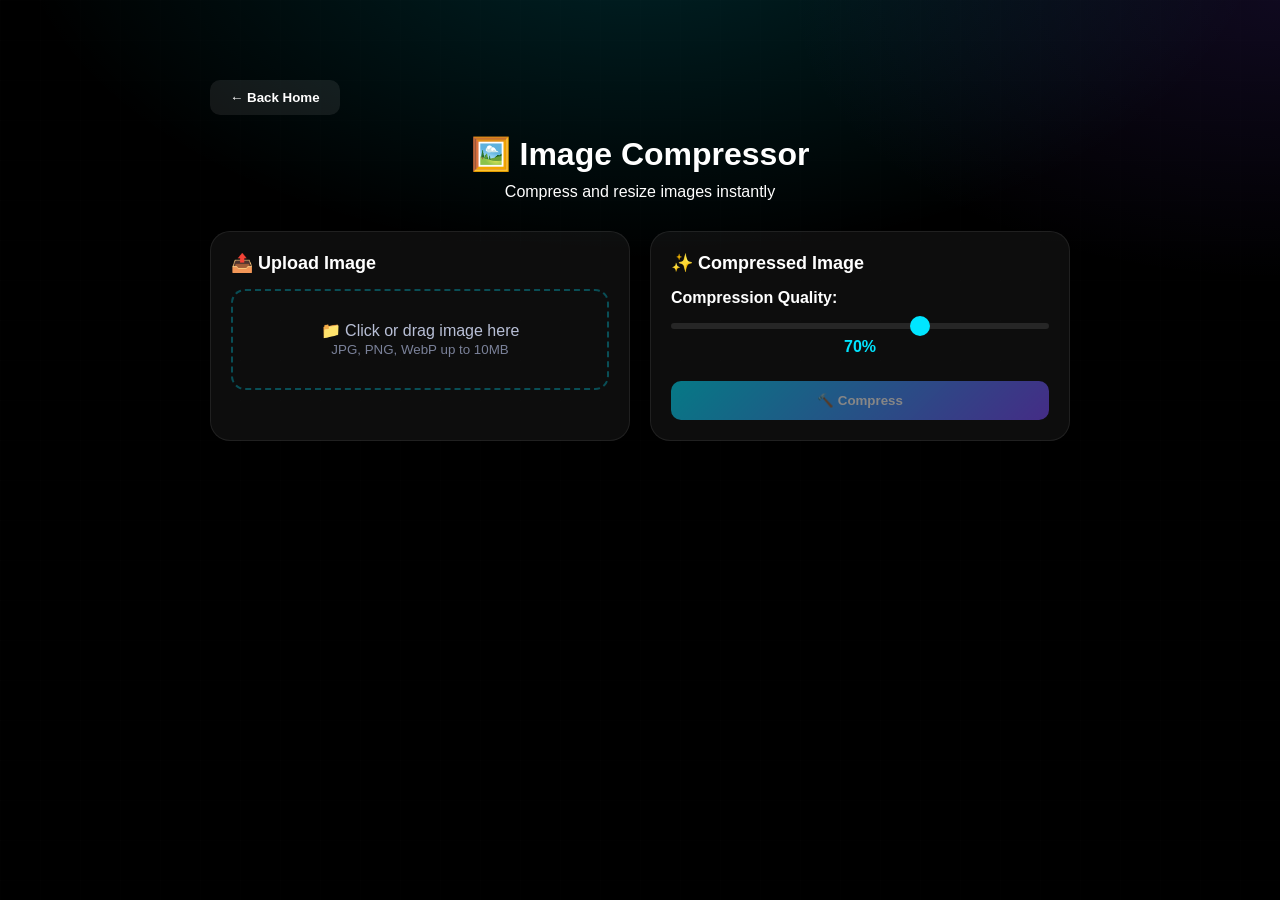
<file: image-compressor.html>
<!DOCTYPE html>
<html lang="en">
<head>
    <meta charset="UTF-8">
    <meta name="viewport" content="width=device-width, initial-scale=1.0">
    <meta http-equiv="Cache-Control" content="no-cache, no-store, must-revalidate">
    <meta http-equiv="Pragma" content="no-cache">
    <meta http-equiv="Expires" content="0">
    <title>Image Compressor - XTra Tech</title>
    <link rel="stylesheet" href="style.css?v=1.2">
    <style>
        .tool-container {
            max-width: 900px;
            margin: 0 auto;
            padding: 20px;
            padding-top: 80px;
        }
        .tool-header {
            text-align: center;
            margin-bottom: 30px;
        }
        .tool-header h1 {
            font-size: 32px;
            margin-bottom: 10px;
        }
        .compress-grid {
            display: grid;
            grid-template-columns: 1fr 1fr;
            gap: 20px;
            margin-bottom: 20px;
        }
        .compress-section {
            background: rgba(255,255,255,.05);
            border-radius: 20px;
            padding: 20px;
            border: 1px solid rgba(255,255,255,.08);
        }
        .compress-section h3 {
            margin-bottom: 15px;
            font-size: 18px;
        }
        .upload-area {
            border: 2px dashed rgba(0,229,255,.3);
            border-radius: 14px;
            padding: 30px;
            text-align: center;
            cursor: pointer;
            transition: .3s;
            margin-bottom: 15px;
        }
        .upload-area:hover {
            border-color: #00e5ff;
            background: rgba(0,229,255,.05);
        }
        .upload-area.active {
            border-color: #00e5ff;
            background: rgba(0,229,255,.1);
        }
        .upload-area input {
            display: none;
        }
        .preview-img {
            max-width: 100%;
            max-height: 200px;
            border-radius: 10px;
            margin-bottom: 15px;
        }
        .quality-slider {
            margin: 15px 0;
        }
        .quality-slider label {
            display: block;
            margin-bottom: 8px;
            font-weight: 600;
        }
        .quality-slider input[type="range"] {
            width: 100%;
            height: 6px;
            border-radius: 5px;
            background: rgba(255,255,255,.1);
            outline: none;
            -webkit-appearance: none;
        }
        .quality-slider input[type="range"]::-webkit-slider-thumb {
            -webkit-appearance: none;
            appearance: none;
            width: 20px;
            height: 20px;
            border-radius: 50%;
            background: #00e5ff;
            cursor: pointer;
        }
        .quality-slider input[type="range"]::-moz-range-thumb {
            width: 20px;
            height: 20px;
            border-radius: 50%;
            background: #00e5ff;
            cursor: pointer;
            border: none;
        }
        .quality-value {
            text-align: center;
            color: #00e5ff;
            font-weight: 600;
            margin-top: 5px;
        }
        .compress-btn {
            width: 100%;
            padding: 12px;
            background: linear-gradient(135deg,#00e5ff,#7d4dff);
            border: none;
            border-radius: 10px;
            color: #fff;
            font-weight: 700;
            cursor: pointer;
            margin-top: 10px;
            transition: .3s;
        }
        .compress-btn:hover {
            box-shadow: 0 0 20px #00e5ff;
        }
        .compress-btn:disabled {
            opacity: 0.5;
            cursor: not-allowed;
        }
        .download-btn {
            width: 100%;
            padding: 12px;
            background: linear-gradient(135deg,#ff00c8,#ff6d00);
            border: none;
            border-radius: 10px;
            color: #fff;
            font-weight: 700;
            cursor: pointer;
            margin-top: 10px;
            transition: .3s;
        }
        .download-btn:hover {
            box-shadow: 0 0 20px #ff00c8;
        }
        .stats {
            background: rgba(0,229,255,.1);
            border: 1px solid rgba(0,229,255,.3);
            border-radius: 10px;
            padding: 12px;
            margin-top: 15px;
            font-size: 14px;
            text-align: center;
        }
        .loading {
            text-align: center;
            color: #00e5ff;
            font-weight: 600;
            margin-top: 10px;
        }
        .back-btn {
            display: inline-block;
            margin-bottom: 20px;
            padding: 10px 20px;
            background: rgba(255,255,255,.08);
            border: none;
            border-radius: 10px;
            color: #fff;
            cursor: pointer;
            text-decoration: none;
            font-weight: 600;
        }
        .back-btn:hover {
            background: #00e5ff;
            color: #000;
        }
    </style>
</head>
<body>
    <div class="bg">
        <div class="circle c1"></div>
        <div class="circle c2"></div>
        <div class="circle c3"></div>
        <div class="circle c4"></div>
        <div class="grid"></div>
    </div>

    <div class="tool-container">
        <button class="back-btn" onclick="window.location.href='index.html'">← Back Home</button>
        
        <div class="tool-header">
            <h1>🖼️ Image Compressor</h1>
            <p>Compress and resize images instantly</p>
        </div>

        <div class="compress-grid">
            <!-- Original Image -->
            <div class="compress-section">
                <h3>📤 Upload Image</h3>
                <div class="upload-area" id="uploadArea">
                    <input type="file" id="imageInput" accept="image/*">
                    <p style="margin: 0; color: #b8bfd6;">
                        📁 Click or drag image here
                    </p>
                    <small style="color: #7a8199;">JPG, PNG, WebP up to 10MB</small>
                </div>
                <img id="originalPreview" class="preview-img" style="display: none;">
                <div id="originalStats" class="stats" style="display: none;"></div>
            </div>

            <!-- Compressed Image -->
            <div class="compress-section">
                <h3>✨ Compressed Image</h3>
                <div class="quality-slider">
                    <label>Compression Quality:</label>
                    <input type="range" id="qualitySlider" min="10" max="100" value="70">
                    <div class="quality-value"><span id="qualityValue">70</span>%</div>
                </div>
                <button class="compress-btn" id="compressBtn" onclick="compressImage()" disabled>🔨 Compress</button>
                <div id="loadingMsg" class="loading" style="display: none;">Compressing...</div>
                <img id="compressedPreview" class="preview-img" style="display: none;">
                <button class="download-btn" id="downloadBtn" onclick="downloadImage()" style="display: none;">⬇️ Download</button>
                <div id="compressedStats" class="stats" style="display: none;"></div>
            </div>
        </div>
    </div>

    <script src="script.js?v=1.2"></script>
    <script>
        const imageInput = document.getElementById('imageInput');
        const uploadArea = document.getElementById('uploadArea');
        const originalPreview = document.getElementById('originalPreview');
        const compressedPreview = document.getElementById('compressedPreview');
        const compressBtn = document.getElementById('compressBtn');
        const downloadBtn = document.getElementById('downloadBtn');
        const qualitySlider = document.getElementById('qualitySlider');
        const qualityValue = document.getElementById('qualityValue');
        const loadingMsg = document.getElementById('loadingMsg');
        const originalStats = document.getElementById('originalStats');
        const compressedStats = document.getElementById('compressedStats');

        let originalFile = null;
        let compressedCanvas = null;

        // Quality slider update
        qualitySlider.addEventListener('input', (e) => {
            qualityValue.textContent = e.target.value;
            if (compressedCanvas) compressImage();
        });

        // Drag and drop
        uploadArea.addEventListener('dragover', (e) => {
            e.preventDefault();
            uploadArea.classList.add('active');
        });

        uploadArea.addEventListener('dragleave', () => {
            uploadArea.classList.remove('active');
        });

        uploadArea.addEventListener('drop', (e) => {
            e.preventDefault();
            uploadArea.classList.remove('active');
            const files = e.dataTransfer.files;
            if (files.length > 0) {
                imageInput.files = files;
                loadImage();
            }
        });

        uploadArea.addEventListener('click', () => {
            imageInput.click();
        });

        imageInput.addEventListener('change', loadImage);

        function loadImage() {
            const file = imageInput.files[0];
            if (!file) return;

            originalFile = file;
            const reader = new FileReader();

            reader.onload = (e) => {
                originalPreview.src = e.target.result;
                originalPreview.style.display = 'block';

                // Show original stats
                const sizeMB = (file.size / 1024 / 1024).toFixed(2);
                originalStats.innerHTML = `<strong>Size:</strong> ${sizeMB} MB<br><strong>Type:</strong> ${file.type}`;
                originalStats.style.display = 'block';

                compressBtn.disabled = false;
                downloadBtn.style.display = 'none';
                compressedPreview.style.display = 'none';
            };

            reader.readAsDataURL(file);
        }

        async function compressImage() {
            if (!originalFile) return;

            loadingMsg.style.display = 'block';
            compressBtn.disabled = true;

            try {
                const canvas = document.createElement('canvas');
                const ctx = canvas.getContext('2d');
                const img = new Image();

                img.onload = () => {
                    // Calculate new dimensions (resize if needed)
                    let width = img.width;
                    let height = img.height;
                    const maxDim = 2000;

                    if (width > maxDim || height > maxDim) {
                        const ratio = Math.min(maxDim / width, maxDim / height);
                        width = Math.round(width * ratio);
                        height = Math.round(height * ratio);
                    }

                    canvas.width = width;
                    canvas.height = height;

                    ctx.drawImage(img, 0, 0, width, height);

                    const quality = qualitySlider.value / 100;
                    canvas.toBlob((blob) => {
                        compressedCanvas = canvas;

                        compressedPreview.src = canvas.toDataURL('image/jpeg', quality);
                        compressedPreview.style.display = 'block';

                        const compressedSizeMB = (blob.size / 1024 / 1024).toFixed(2);
                        const originalSizeMB = (originalFile.size / 1024 / 1024).toFixed(2);
                        const reduction = (((originalFile.size - blob.size) / originalFile.size) * 100).toFixed(1);

                        compressedStats.innerHTML = `
                            <strong>Size:</strong> ${compressedSizeMB} MB<br>
                            <strong>Reduction:</strong> ${reduction}%<br>
                            <strong>Quality:</strong> ${qualitySlider.value}%
                        `;
                        compressedStats.style.display = 'block';
                        downloadBtn.style.display = 'block';
                        loadingMsg.style.display = 'none';
                        compressBtn.disabled = false;
                    }, 'image/jpeg', quality);
                };

                img.src = originalPreview.src;
            } catch (error) {
                console.error('Error:', error);
                loadingMsg.textContent = 'Error compressing image';
                compressBtn.disabled = false;
            }
        }

        function downloadImage() {
            if (!compressedCanvas) return;

            const link = document.createElement('a');
            link.href = compressedCanvas.toDataURL('image/jpeg', qualitySlider.value / 100);
            link.download = `compressed-image-${Date.now()}.jpg`;
            link.click();
        }
    </script>
</body>
</html>
</file>
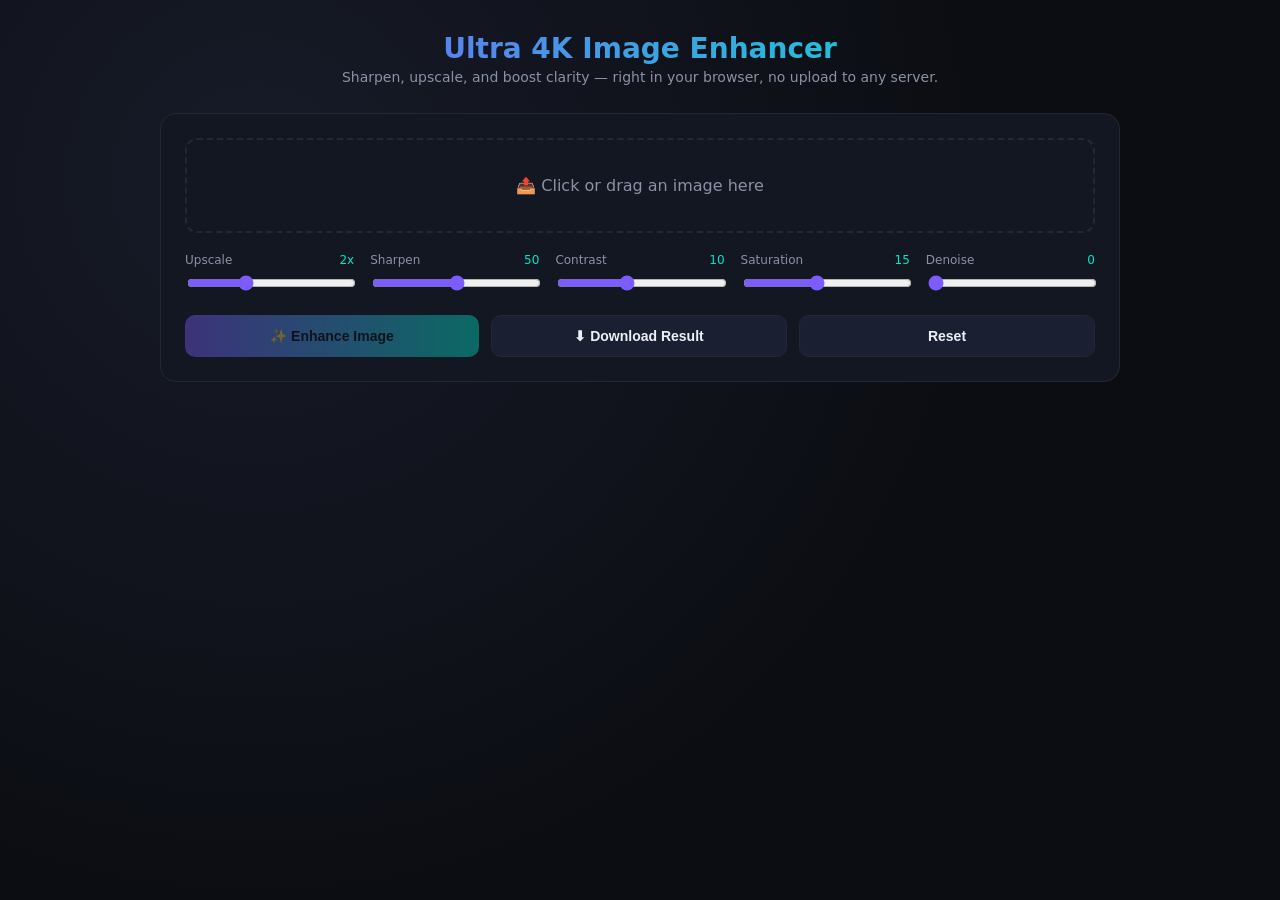
<file: image-enhancer.html>
<!DOCTYPE html>
<html lang="en">
<head>
<meta charset="UTF-8">
<title>4K Image Enhancer</title>
<style>
  :root{
    --bg:#0b0d12; --panel:#131722; --accent:#7c5cff; --accent2:#00e5c7;
    --text:#eef0f6; --muted:#8b91a7; --border:#232838;
  }
  *{box-sizing:border-box;}
  body{
    margin:0; font-family:'Segoe UI',system-ui,sans-serif;
    background:radial-gradient(circle at 20% 20%,#171b28,var(--bg) 60%);
    color:var(--text); min-height:100vh; padding:32px 16px;
  }
  .wrap{max-width:960px;margin:0 auto;}
  h1{
    font-size:28px; margin:0 0 4px; text-align:center;
    background:linear-gradient(90deg,var(--accent),var(--accent2));
    -webkit-background-clip:text; background-clip:text; color:transparent;
  }
  p.sub{text-align:center;color:var(--muted);margin:0 0 28px;font-size:14px;}
  .panel{
    background:var(--panel); border:1px solid var(--border); border-radius:16px;
    padding:24px; margin-bottom:20px;
  }
  .drop{
    border:2px dashed var(--border); border-radius:12px; padding:36px;
    text-align:center; cursor:pointer; transition:.2s; color:var(--muted);
  }
  .drop:hover, .drop.drag{border-color:var(--accent); color:var(--text); background:#171c2b;}
  input[type=file]{display:none;}
  .controls{display:grid; grid-template-columns:repeat(auto-fit,minmax(150px,1fr)); gap:16px; margin-top:20px;}
  .ctl label{display:block; font-size:12px; color:var(--muted); margin-bottom:6px;}
  .ctl input[type=range]{width:100%; accent-color:var(--accent);}
  .val{float:right; color:var(--accent2); font-size:12px;}
  select{
    width:100%; background:#0e121c; color:var(--text); border:1px solid var(--border);
    border-radius:8px; padding:8px;
  }
  .row{display:flex; gap:12px; flex-wrap:wrap; margin-top:20px;}
  button{
    flex:1; min-width:140px; padding:12px 18px; border:none; border-radius:10px;
    font-weight:600; cursor:pointer; font-size:14px;
  }
  .primary{background:linear-gradient(90deg,var(--accent),var(--accent2)); color:#0b0d12;}
  .ghost{background:#1a2032; color:var(--text); border:1px solid var(--border);}
  .primary:disabled{opacity:.4; cursor:not-allowed;}
  canvas{max-width:100%; border-radius:12px; display:block; margin:0 auto; background:#0e121c;}
  .compare{display:grid; grid-template-columns:1fr 1fr; gap:16px; margin-top:20px;}
  .compare div h3{font-size:13px; color:var(--muted); margin:0 0 8px; font-weight:500;}
  .dims{text-align:center; font-size:12px; color:var(--muted); margin-top:8px;}
  @media(max-width:640px){.compare{grid-template-columns:1fr;}}
</style>
</head>
<body>
<div class="wrap">
  <h1>Ultra 4K Image Enhancer</h1>
  <p class="sub">Sharpen, upscale, and boost clarity — right in your browser, no upload to any server.</p>

  <div class="panel">
    <div class="drop" id="drop">
      <div id="dropText">📤 Click or drag an image here</div>
      <input type="file" id="fileInput" accept="image/*">
    </div>

    <div class="controls">
      <div class="ctl">
        <label>Upscale <span class="val" id="scaleVal">2x</span></label>
        <input type="range" id="scale" min="1" max="4" step="1" value="2">
      </div>
      <div class="ctl">
        <label>Sharpen <span class="val" id="sharpVal">50</span></label>
        <input type="range" id="sharp" min="0" max="100" value="50">
      </div>
      <div class="ctl">
        <label>Contrast <span class="val" id="contrastVal">10</span></label>
        <input type="range" id="contrast" min="-50" max="100" value="10">
      </div>
      <div class="ctl">
        <label>Saturation <span class="val" id="satVal">15</span></label>
        <input type="range" id="sat" min="-50" max="100" value="15">
      </div>
      <div class="ctl">
        <label>Denoise <span class="val" id="denoiseVal">0</span></label>
        <input type="range" id="denoise" min="0" max="100" value="0">
      </div>
    </div>

    <div class="row">
      <button class="primary" id="enhanceBtn" disabled>✨ Enhance Image</button>
      <button class="ghost" id="downloadBtn" disabled>⬇ Download Result</button>
      <button class="ghost" id="resetBtn">Reset</button>
    </div>
  </div>

  <div class="panel" id="resultPanel" style="display:none;">
    <div class="compare">
      <div>
        <h3>Original</h3>
        <canvas id="origCanvas"></canvas>
        <div class="dims" id="origDims"></div>
      </div>
      <div>
        <h3>Enhanced</h3>
        <canvas id="outCanvas"></canvas>
        <div class="dims" id="outDims"></div>
      </div>
    </div>
  </div>
</div>

<script>
const drop = document.getElementById('drop');
const fileInput = document.getElementById('fileInput');
const dropText = document.getElementById('dropText');
const enhanceBtn = document.getElementById('enhanceBtn');
const downloadBtn = document.getElementById('downloadBtn');
const resetBtn = document.getElementById('resetBtn');
const resultPanel = document.getElementById('resultPanel');
const origCanvas = document.getElementById('origCanvas');
const outCanvas = document.getElementById('outCanvas');
const origDims = document.getElementById('origDims');
const outDims = document.getElementById('outDims');

let img = null;

const sliders = ['scale','sharp','contrast','sat','denoise'];
sliders.forEach(id=>{
  const el = document.getElementById(id);
  const label = document.getElementById(id+'Val');
  el.addEventListener('input',()=>{
    label.textContent = id==='scale' ? el.value+'x' : el.value;
  });
});

drop.addEventListener('click',()=>fileInput.click());
drop.addEventListener('dragover',e=>{e.preventDefault(); drop.classList.add('drag');});
drop.addEventListener('dragleave',()=>drop.classList.remove('drag'));
drop.addEventListener('drop',e=>{
  e.preventDefault(); drop.classList.remove('drag');
  if(e.dataTransfer.files[0]) loadFile(e.dataTransfer.files[0]);
});
fileInput.addEventListener('change',e=>{
  if(e.target.files[0]) loadFile(e.target.files[0]);
});

function loadFile(file){
  if(!file.type.startsWith('image/')) return;
  const reader = new FileReader();
  reader.onload = e=>{
    img = new Image();
    img.onload = ()=>{
      dropText.textContent = '✅ ' + file.name + ' loaded — adjust settings and hit Enhance';
      enhanceBtn.disabled = false;
      drawOriginal();
    };
    img.src = e.target.result;
  };
  reader.readAsDataURL(file);
}

function drawOriginal(){
  origCanvas.width = img.width;
  origCanvas.height = img.height;
  const ctx = origCanvas.getContext('2d');
  ctx.drawImage(img,0,0);
  origDims.textContent = img.width+' × '+img.height+' px';
  resultPanel.style.display = 'block';
}

// Simple convolution-based sharpen (unsharp mask style)
function sharpenImageData(imageData, amount){
  if(amount<=0) return imageData;
  const w = imageData.width, h = imageData.height;
  const src = imageData.data;
  const out = new Uint8ClampedArray(src.length);
  const k = amount/100*1.5;
  const kernel = [0,-k,0, -k,1+4*k,-k, 0,-k,0];
  for(let y=0;y<h;y++){
    for(let x=0;x<w;x++){
      for(let c=0;c<3;c++){
        let sum=0, idx=0;
        for(let ky=-1;ky<=1;ky++){
          for(let kx=-1;kx<=1;kx++){
            const yy = Math.min(h-1,Math.max(0,y+ky));
            const xx = Math.min(w-1,Math.max(0,x+kx));
            sum += src[(yy*w+xx)*4+c]*kernel[idx++];
          }
        }
        out[(y*w+x)*4+c] = sum;
      }
      out[(y*w+x)*4+3] = src[(y*w+x)*4+3];
    }
  }
  return new ImageData(out,w,h);
}

function boxBlurAlpha(imageData, radius){
  if(radius<=0) return imageData;
  const w = imageData.width, h = imageData.height;
  const src = imageData.data;
  const out = new Uint8ClampedArray(src.length);
  const r = Math.max(1,Math.round(radius/100*3));
  for(let y=0;y<h;y++){
    for(let x=0;x<w;x++){
      let rr=0,gg=0,bb=0,aa=0,count=0;
      for(let dy=-r;dy<=r;dy++){
        for(let dx=-r;dx<=r;dx++){
          const yy=Math.min(h-1,Math.max(0,y+dy));
          const xx=Math.min(w-1,Math.max(0,x+dx));
          const i=(yy*w+xx)*4;
          rr+=src[i]; gg+=src[i+1]; bb+=src[i+2]; aa+=src[i+3]; count++;
        }
      }
      const o=(y*w+x)*4;
      out[o]=rr/count; out[o+1]=gg/count; out[o+2]=bb/count; out[o+3]=aa/count;
    }
  }
  return new ImageData(out,w,h);
}

enhanceBtn.addEventListener('click',()=>{
  if(!img) return;
  enhanceBtn.textContent = '⏳ Processing...';
  enhanceBtn.disabled = true;
  setTimeout(()=>{
    const scale = parseInt(document.getElementById('scale').value);
    const sharp = parseInt(document.getElementById('sharp').value);
    const contrast = parseInt(document.getElementById('contrast').value);
    const sat = parseInt(document.getElementById('sat').value);
    const denoise = parseInt(document.getElementById('denoise').value);

    const w = img.width*scale, h = img.height*scale;
    outCanvas.width = w; outCanvas.height = h;
    const ctx = outCanvas.getContext('2d');
    ctx.imageSmoothingEnabled = true;
    ctx.imageSmoothingQuality = 'high';
    ctx.filter = `contrast(${100+contrast}%) saturate(${100+sat}%)`;
    ctx.drawImage(img,0,0,w,h);
    ctx.filter = 'none';

    let data = ctx.getImageData(0,0,w,h);
    if(denoise>0) data = boxBlurAlpha(data, denoise*0.3);
    if(sharp>0) data = sharpenImageData(data, sharp);
    ctx.putImageData(data,0,0);

    outDims.textContent = w+' × '+h+' px';
    enhanceBtn.textContent = '✨ Enhance Image';
    enhanceBtn.disabled = false;
    downloadBtn.disabled = false;
  }, 50);
});

downloadBtn.addEventListener('click',()=>{
  const link = document.createElement('a');
  link.download = 'enhanced-image.png';
  link.href = outCanvas.toDataURL('image/png');
  link.click();
});

resetBtn.addEventListener('click',()=>{
  img = null;
  fileInput.value = '';
  dropText.textContent = '📤 Click or drag an image here';
  enhanceBtn.disabled = true;
  downloadBtn.disabled = true;
  resultPanel.style.display = 'none';
});
</script>
</body>
</html>
</file>
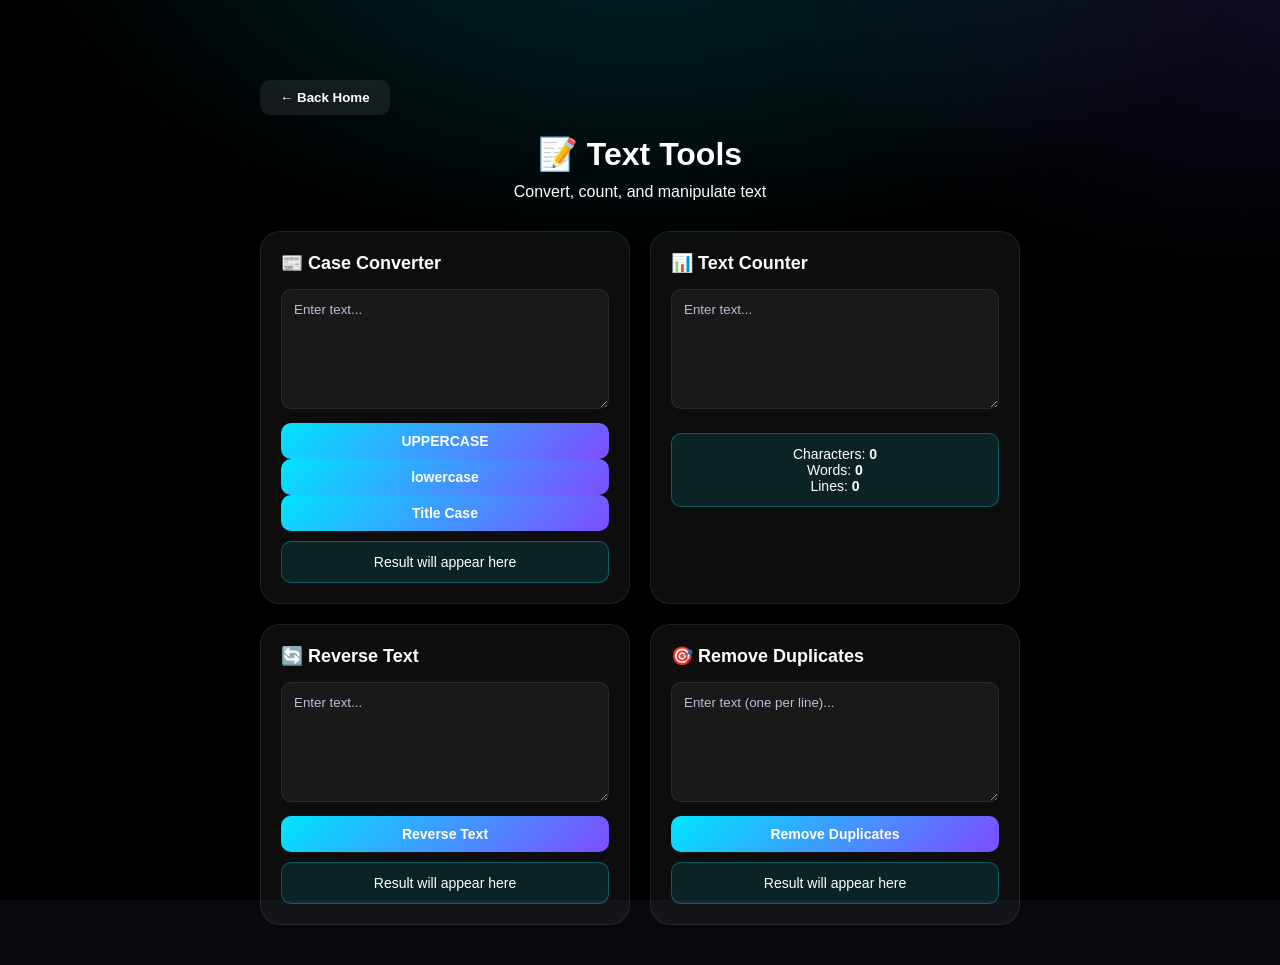
<file: text-tools.html>
<!DOCTYPE html>
<html lang="en">
<head>
    <meta charset="UTF-8">
    <meta name="viewport" content="width=device-width, initial-scale=1.0">
    <title>Text Tools - XTra Tech</title>
    <link rel="stylesheet" href="style.css">
    <style>
        .tool-container {
            max-width: 800px;
            margin: 0 auto;
            padding: 20px;
            padding-top: 80px;
        }
        .tool-header {
            text-align: center;
            margin-bottom: 30px;
        }
        .tool-header h1 {
            font-size: 32px;
            margin-bottom: 10px;
        }
        .text-tools-grid {
            display: grid;
            grid-template-columns: 1fr 1fr;
            gap: 20px;
            margin-bottom: 20px;
        }
        .tool-section {
            background: rgba(255,255,255,.05);
            border-radius: 20px;
            padding: 20px;
            border: 1px solid rgba(255,255,255,.08);
        }
        .tool-section h3 {
            margin-bottom: 15px;
            font-size: 18px;
        }
        .tool-section textarea {
            width: 100%;
            padding: 12px;
            border: 1px solid rgba(255,255,255,.08);
            border-radius: 10px;
            background: rgba(255,255,255,.05);
            color: #fff;
            font-family: 'Poppins', sans-serif;
            resize: vertical;
            min-height: 120px;
            margin-bottom: 10px;
        }
        .tool-section textarea::placeholder {
            color: #b8bfd6;
        }
        .tool-btn {
            width: 100%;
            padding: 10px;
            background: linear-gradient(135deg,#00e5ff,#7d4dff);
            border: none;
            border-radius: 10px;
            color: #fff;
            font-weight: 600;
            cursor: pointer;
            transition: .3s;
            font-size: 14px;
        }
        .tool-btn:hover {
            box-shadow: 0 0 20px #00e5ff;
        }
        .stats {
            background: rgba(0,229,255,.1);
            border: 1px solid rgba(0,229,255,.3);
            border-radius: 10px;
            padding: 12px;
            margin-top: 10px;
            font-size: 14px;
            text-align: center;
        }
        .back-btn {
            display: inline-block;
            margin-bottom: 20px;
            padding: 10px 20px;
            background: rgba(255,255,255,.08);
            border: none;
            border-radius: 10px;
            color: #fff;
            cursor: pointer;
            text-decoration: none;
            font-weight: 600;
        }
        .back-btn:hover {
            background: #00e5ff;
            color: #000;
        }
    </style>
</head>
<body>
    <div class="bg">
        <div class="circle c1"></div>
        <div class="circle c2"></div>
        <div class="circle c3"></div>
        <div class="circle c4"></div>
        <div class="grid"></div>
    </div>

    <div class="tool-container">
        <button class="back-btn" onclick="window.location.href='index.html'">← Back Home</button>
        
        <div class="tool-header">
            <h1>📝 Text Tools</h1>
            <p>Convert, count, and manipulate text</p>
        </div>

        <div class="text-tools-grid">
            <!-- Case Converter -->
            <div class="tool-section">
                <h3>📰 Case Converter</h3>
                <textarea id="caseInput" placeholder="Enter text..."></textarea>
                <button class="tool-btn" onclick="toUpperCase()">UPPERCASE</button>
                <button class="tool-btn" onclick="toLowerCase()">lowercase</button>
                <button class="tool-btn" onclick="toTitleCase()">Title Case</button>
                <div class="stats" id="caseOutput">Result will appear here</div>
            </div>

            <!-- Text Counter -->
            <div class="tool-section">
                <h3>📊 Text Counter</h3>
                <textarea id="counterInput" placeholder="Enter text..." oninput="updateCounter()"></textarea>
                <div class="stats">
                    Characters: <strong id="charCount">0</strong><br>
                    Words: <strong id="wordCount">0</strong><br>
                    Lines: <strong id="lineCount">0</strong>
                </div>
            </div>

            <!-- Text Reverser -->
            <div class="tool-section">
                <h3>🔄 Reverse Text</h3>
                <textarea id="reverseInput" placeholder="Enter text..."></textarea>
                <button class="tool-btn" onclick="reverseText()">Reverse Text</button>
                <div class="stats" id="reverseOutput">Result will appear here</div>
            </div>

            <!-- Remove Duplicates -->
            <div class="tool-section">
                <h3>🎯 Remove Duplicates</h3>
                <textarea id="duplicateInput" placeholder="Enter text (one per line)..."></textarea>
                <button class="tool-btn" onclick="removeDuplicates()">Remove Duplicates</button>
                <div class="stats" id="duplicateOutput">Result will appear here</div>
            </div>
        </div>
    </div>

    <script>
        function toUpperCase() {
            const input = document.getElementById('caseInput').value;
            document.getElementById('caseOutput').textContent = input.toUpperCase();
        }

        function toLowerCase() {
            const input = document.getElementById('caseInput').value;
            document.getElementById('caseOutput').textContent = input.toLowerCase();
        }

        function toTitleCase() {
            const input = document.getElementById('caseInput').value;
            const titleCase = input.toLowerCase().split(' ').map(word => 
                word.charAt(0).toUpperCase() + word.slice(1)
            ).join(' ');
            document.getElementById('caseOutput').textContent = titleCase;
        }

        function updateCounter() {
            const text = document.getElementById('counterInput').value;
            const chars = text.length;
            const words = text.trim().split(/\s+/).filter(w => w.length > 0).length;
            const lines = text.split('\n').length;

            document.getElementById('charCount').textContent = chars;
            document.getElementById('wordCount').textContent = words;
            document.getElementById('lineCount').textContent = lines;
        }

        function reverseText() {
            const input = document.getElementById('reverseInput').value;
            const reversed = input.split('').reverse().join('');
            document.getElementById('reverseOutput').textContent = reversed;
        }

        function removeDuplicates() {
            const input = document.getElementById('duplicateInput').value;
            const lines = input.split('\n').filter(line => line.trim() !== '');
            const unique = [...new Set(lines)];
            document.getElementById('duplicateOutput').textContent = unique.join('\n');
        }
    </script>
</body>
</html>
</file>
<file: ai.css>
* {
margin:0;
padding:0;
box-sizing:border-box;
font-family:'Poppins',sans-serif;
}

body {
background:#050505;
height:100dvh;
overflow:hidden;
}

.chat-app {
display:flex;
flex-direction:column;
height:100dvh;
}

.topbar {
height:65px;
background:#0a0a0a;
display:flex;
justify-content:space-between;
align-items:center;
padding:0 18px;
color:white;
font-size:20px;
font-weight:600;
border-bottom:1px solid #1a1a1a;
}

.logo {
display:flex;
align-items:center;
gap:8px;
}

#clearChat {
background:#7c3aed;
color:white;
border:none;
padding:8px 14px;
border-radius:8px;
cursor:pointer;
font-size:14px;
transition: transform .15s ease, background .2s ease;
}

#clearChat:active {
transform: scale(0.93);
background:#6d28d9;
}

.chat-box {
flex:1;
overflow-y:auto;
padding:18px;
display:flex;
flex-direction:column;
gap:15px;
scroll-behavior: smooth;
}

.greeting {
align-self: center;
text-align: center;
max-width: 85%;
padding: 20px 10px;
color: #cbd5e1;
animation: messageIn .35s ease forwards;
}

.greeting .greeting-icon {
font-size: 42px;
margin-bottom: 10px;
}

.greeting .greeting-title {
font-size: 18px;
font-weight: 600;
color: white;
margin-bottom: 6px;
}

.greeting .greeting-sub {
font-size: 14px;
line-height: 1.5;
color: #94a3b8;
}

.message {
max-width:80%;
padding:14px;
border-radius:16px;
font-size:15px;
line-height:1.5;
word-wrap:break-word;
box-shadow: 0 3px 10px rgba(0,0,0,0.4);
animation: messageIn .28s ease forwards;
opacity: 0;
}

@keyframes messageIn {
from {
  opacity: 0;
  transform: translateY(12px) scale(0.97);
}
to {
  opacity: 1;
  transform: translateY(0) scale(1);
}
}

.user {
align-self:flex-end;
background: linear-gradient(135deg, #000000, #7c0000, #3e0000);
color:white;
border-bottom-right-radius:5px;
}

.bot {
align-self:flex-start;
background: linear-gradient(135deg, #020652, #010B8E, #000000);
color:white;
border-bottom-left-radius:5px;
}

.typing-dots {
display:flex;
align-items:center;
gap:5px;
padding:4px 2px;
}

.typing-dots span {
width:7px;
height:7px;
background:#a78bfa;
border-radius:50%;
opacity:0.4;
animation: typingBounce 1.1s infinite ease-in-out;
}

.typing-dots span:nth-child(2) { animation-delay: 0.15s; }
.typing-dots span:nth-child(3) { animation-delay: 0.3s; }

@keyframes typingBounce {
0%, 60%, 100% { transform: translateY(0); opacity:0.4; }
30% { transform: translateY(-5px); opacity:1; }
}

.input-area {
display:flex;
align-items:flex-end;
gap:10px;
padding:15px;
background:#0a0a0a;
border-top:1px solid #1a1a1a;
}

#userInput {
flex:1;
resize:none;
border:none;
outline:none;
background: linear-gradient(135deg, #2d2d3a, #16161f);
color:white;
padding:14px;
border-radius:14px;
font-size:15px;
max-height:160px;
}

#sendBtn {
width:55px;
height:55px;
border:none;
border-radius:50%;
background: linear-gradient(135deg, #7c3aed, #4f46e5);
color:white;
font-size:24px;
cursor:pointer;
display:flex;
align-items:center;
justify-content:center;
transition: transform .15s ease, box-shadow .2s ease;
}

#sendBtn:hover {
transform:scale(1.08);
}

#sendBtn.clicked {
animation: sendPulse .35s ease;
}

@keyframes sendPulse {
0% { transform: scale(1); }
40% { transform: scale(0.8) rotate(-15deg); }
70% { transform: scale(1.15) rotate(5deg); box-shadow: 0 0 0 10px rgba(124,58,237,0.2); }
100% { transform: scale(1) rotate(0deg); box-shadow: none; }
}

.chat-box::-webkit-scrollbar {
width:6px;
}

.chat-box::-webkit-scrollbar-thumb {
background:#7c3aed;
border-radius:20px;
}
</file>
<file: style.css>
.section-title h2 {
    color: red; /* Replace 'red' with any color name, HEX code, or RGB value you want */
}


/* =========================================================
XTRA TECH PREMIUM CSS
Part 1
========================================================= */
*{
margin:0;
padding:0;
box-sizing:border-box;
font-family:'Poppins',sans-serif;
}
html{
scroll-behavior:smooth;
}
body{
background:#08090f;
color:#fff;
overflow-x:hidden;
min-height:100vh;
position:relative;
}

/* Static Background */
.bg{
position:fixed;
top:0;
left:0;
width:100%;
height:100%;
z-index:-5;
overflow:hidden;
background:#000;
}
.bg::before{
content:"";
position:absolute;
inset:0;
background:
radial-gradient(ellipse 900px 500px at 50% -10%,rgba(0,229,255,.16),transparent 70%),
radial-gradient(ellipse 700px 400px at 100% 0%,rgba(125,77,255,.12),transparent 70%);
}
.circle{
display:none;
}
.grid{
position:absolute;
inset:0;
background-image:
linear-gradient(rgba(255,255,255,.025) 1px,transparent 1px),
linear-gradient(90deg,rgba(255,255,255,.025) 1px,transparent 1px);
background-size:40px 40px;
opacity:.3;
}

/* Header */
header{
position:sticky;
top:0;
display:flex;
justify-content:space-between;
align-items:center;
padding:18px 22px;
backdrop-filter:blur(20px);
background:rgba(8,9,15,.6);
border-bottom:1px solid rgba(255,255,255,.08);
z-index:100;
}
#menuBtn{
width:48px;
height:48px;
border:none;
border-radius:14px;
font-size:22px;
cursor:pointer;
background:rgba(255,255,255,.06);
color:#fff;
transition:.3s;
}
#menuBtn:hover{
background:#00e5ff;
color:#000;
box-shadow:0 0 25px rgba(0,229,255,.6);
}
.brand{
display:flex;
align-items:center;
gap:12px;
}
.logo-box{
width:50px;
height:50px;
display:flex;
align-items:center;
justify-content:center;
border-radius:15px;
font-size:26px;
background:linear-gradient(135deg,#00e5ff,#7d4dff);
box-shadow:0 0 25px rgba(0,229,255,.5);
}
.brand h1{
font-size:22px;
font-weight:700;
}
.brand p{
font-size:12px;
opacity:.8;
}
.notify{
width:48px;
height:48px;
border:none;
border-radius:14px;
background:rgba(255,255,255,.06);
font-size:20px;
cursor:pointer;
color:#fff;
transition:.3s;
}
.notify:hover{
background:#7d4dff;
box-shadow:0 0 25px rgba(125,77,255,.6);
}

/* Sidebar */
#sidebar{
position:fixed;
top:0;
left:-320px;
width:300px;
height:100%;
background:rgba(6,7,12,.95);
backdrop-filter:blur(25px);
transition:.4s;
padding:25px;
overflow:auto;
z-index:999;
border-right:1px solid rgba(255,255,255,.08);
}
#sidebar.active{
left:0;
}
.side-header{
display:flex;
justify-content:space-between;
align-items:center;
margin-bottom:25px;
}
#closeMenu{
width:42px;
height:42px;
border:none;
border-radius:12px;
background:#00e5ff;
color:#000;
cursor:pointer;
}
.profile-card{
text-align:center;
padding:25px;
border-radius:22px;
background:rgba(255,255,255,.04);
margin-bottom:25px;
border:1px solid rgba(255,255,255,.06);
}
.avatar{
width:85px;
height:85px;
margin:auto;
display:flex;
align-items:center;
justify-content:center;
border-radius:50%;
font-size:38px;
background:linear-gradient(135deg,#00e5ff,#7d4dff);
box-shadow:0 0 30px rgba(0,229,255,.6);
margin-bottom:12px;
}
.side-links{
display:flex;
flex-direction:column;
gap:12px;
}
.side-links a{
padding:16px;
border-radius:16px;
color:#fff;
text-decoration:none;
background:rgba(255,255,255,.03);
transition:.3s;
border:1px solid rgba(255,255,255,.05);
}
.side-links a:hover{
transform:translateX(8px);
background:linear-gradient(135deg,#00e5ff,#7d4dff);
box-shadow:0 0 25px rgba(0,229,255,.5);
border-color:transparent;
}

/* Hero */
.hero{
padding:45px 22px;
display:grid;
grid-template-columns:1fr;
gap:35px;
}
.badge{
display:inline-block;
padding:8px 16px;
border-radius:50px;
background:linear-gradient(135deg,#00e5ff,#7d4dff);
color:#000;
font-weight:700;
margin-bottom:18px;
}
.hero h2{
font-size:40px;
line-height:1.2;
margin-bottom:16px;
}
.hero p{
opacity:.85;
line-height:1.8;
margin-bottom:25px;
}
.hero-buttons{
display:flex;
gap:14px;
flex-wrap:wrap;
}
.primary{
padding:14px 26px;
border:none;
border-radius:6px;
font-weight:700;
cursor:pointer;
background:linear-gradient(135deg,#00e5ff,#7d4dff);
color:#000;
}
.secondary{
padding:14px 26px;
border:none;
border-radius:6px;
cursor:pointer;
background:rgba(255,255,255,.04);
color:#fff;
border:1px solid rgba(255,255,255,.12);
}
.phone{
width:260px;
height:500px;
margin:auto;
border-radius:40px;
padding:18px;
background:#0a0a0f;
box-shadow:0 0 50px rgba(0,229,255,.35);
}
.screen{
width:100%;
height:100%;
border-radius:30px;
background:linear-gradient(180deg,#101018,#08080d);
padding:20px;
display:flex;
flex-direction:column;
gap:15px;
position:relative;
overflow:hidden;
}
.glow{
position:absolute;
width:180px;
height:180px;
background:#00e5ff;
filter:blur(90px);
top:-40px;
right:-30px;
opacity:.35;
}
.mini-card{
padding:18px;
border-radius:18px;
background:rgba(255,255,255,.06);
backdrop-filter:blur(15px);
font-weight:600;
border:1px solid rgba(255,255,255,.06);
}
@keyframes float{
0%{
transform:translateY(0) translateX(0);
}
50%{
transform:translateY(-40px) translateX(30px);
}
100%{
transform:translateY(0) translateX(0);
}
}/* ===============================
Search
=================================*/
.search{
padding:0 22px 25px;
}
.search-box{
display:flex;
align-items:center;
gap:12px;
padding:18px 20px;
border-radius:6px;
background:rgba(255,255,255,.04);
border:1px solid rgba(255,255,255,.1);
}
.search-box span{
font-size:22px;
}
.search-box input{
width:100%;
background:transparent;
border:none;
outline:none;
color:#fff;
font-size:16px;
}
.search-box input::placeholder{
color:#8890a8;
}

/* ===============================
Section Titles
=================================*/
.section-title{
display:flex;
justify-content:space-between;
align-items:center;
padding:15px 22px;
margin-top:10px;
}
.section-title h2{
font-size:24px;
font-weight:700;
}
.section-title p{
font-size:14px;
opacity:.7;
}

/* ===============================
Quick Actions
=================================*/
.quick-actions{
display:grid;
grid-template-columns:repeat(2,1fr);
gap:18px;
padding:22px;
}
.quick-card{
padding:28px 20px;
text-align:center;
border-radius:6px;
font-size:34px;
background:rgba(255,255,255,.03);
transition:.25s;
border:1px solid rgba(255,255,255,.08);
text-shadow:0 0 18px rgba(0,229,255,.7);
}
.quick-card h3{
margin-top:15px;
font-size:18px;
text-shadow:none;
}
.quick-card:hover{
transform:translateY(-4px);
border-color:rgba(0,229,255,.6);
}

/* ===============================
Featured Grid
=================================*/
.featured-grid{
display:grid;
grid-template-columns:repeat(auto-fit,minmax(170px,1fr));
gap:20px;
padding:22px;
}
.feature-card{
padding:28px;
border-radius:6px;
background:rgba(255,255,255,.03);
border:1px solid rgba(255,255,255,.08);
transition:.25s;
}
.feature-card:hover{
transform:translateY(-4px);
border-color:rgba(0,229,255,.6);
}
.feature-card .icon{
font-size:42px;
margin-bottom:18px;
text-shadow:0 0 18px rgba(0,229,255,.7);
}
.feature-card h3{
margin-bottom:10px;
}
.feature-card p{
opacity:.75;
line-height:1.6;
}

/* ===============================
Categories
=================================*/
.category-grid{
display:grid;
grid-template-columns:repeat(auto-fit,minmax(160px,1fr));
gap:18px;
padding:22px;
}
.category{
padding:26px;
border-radius:6px;
text-align:center;
background:rgba(255,255,255,.03);
transition:.25s;
font-size:38px;
border:1px solid rgba(255,255,255,.08);
text-shadow:0 0 18px rgba(0,229,255,.7);
}
.category h3{
margin:14px 0 8px;
font-size:19px;
text-shadow:none;
}
.category p{
font-size:14px;
opacity:.75;
text-shadow:none;
}
.category:hover{
transform:translateY(-4px);
border-color:rgba(125,77,255,.6);
}

/* ===============================
Trending
=================================*/
.trending-list{
padding:22px;
display:flex;
flex-direction:column;
gap:16px;
}
.trend-card{
display:flex;
justify-content:space-between;
align-items:center;
padding:18px 22px;
border-radius:6px;
background:rgba(255,255,255,.03);
border:1px solid rgba(255,255,255,.08);
transition:.25s;
}
.trend-card:hover{
transform:translateX(4px);
border-color:rgba(0,229,255,.6);
}
.trend-card span{
padding:6px 14px;
border-radius:4px;
font-size:12px;
font-weight:700;
background:#00e5ff;
color:#000;
}

/* ===============================
Favorites
=================================*/
.favorites{
display:grid;
grid-template-columns:repeat(auto-fit,minmax(180px,1fr));
gap:18px;
padding:22px;
}
.favorite-card{
padding:25px;
text-align:center;
border-radius:6px;
background:rgba(255,255,255,.03);
transition:.25s;
border:1px solid rgba(255,255,255,.08);
}
.favorite-card:hover{
transform:translateY(-4px);
border-color:rgba(125,77,255,.6);
}

/* ===============================
Recent Tools
=================================*/
.recent-tools{
display:grid;
grid-template-columns:repeat(auto-fit,minmax(180px,1fr));
gap:18px;
padding:22px;
}
.recent-card{
padding:22px;
border-radius:6px;
background:rgba(255,255,255,.03);
border:1px solid rgba(255,255,255,.08);
transition:.25s;
}
.recent-card:hover{
transform:translateY(-4px);
border-color:rgba(0,229,255,.6);
}

/* ===============================
Statistics
=================================*/
.stats-grid{
display:grid;
grid-template-columns:repeat(auto-fit,minmax(170px,1fr));
gap:18px;
padding:22px;
}
.stat-card{
padding:30px;
text-align:center;
border-radius:6px;
background:rgba(255,255,255,.03);
border:1px solid rgba(255,255,255,.08);
transition:.25s;
}
.stat-card h3{
font-size:34px;
margin-bottom:10px;
color:#00e5ff;
}
.stat-card:hover{
transform:translateY(-4px);
border-color:rgba(0,229,255,.6);
}/* ==========================================
XTRA TECH PREMIUM CSS
Part 3 (Final)
========================================== */

/* Coming Soon */
.coming-soon{
display:grid;
grid-template-columns:repeat(auto-fit,minmax(180px,1fr));
gap:18px;
padding:22px;
}
.coming-card{
padding:28px;
text-align:center;
border-radius:6px;
background:rgba(255,255,255,.03);
border:1px solid rgba(255,255,255,.08);
transition:.25s;
cursor:pointer;
}
.coming-card:hover{
transform:translateY(-4px);
border-color:rgba(125,77,255,.6);
}

/* Footer */
footer{
margin-top:50px;
padding:40px 22px 110px;
text-align:center;
background:rgba(255,255,255,.02);
border-top:1px solid rgba(255,255,255,.07);
}
.footer-logo{
font-size:28px;
font-weight:700;
margin-bottom:15px;
background:linear-gradient(90deg,#00e5ff,#7d4dff);
-webkit-background-clip:text;
-webkit-text-fill-color:transparent;
}
footer p{
margin:8px 0;
opacity:.8;
}

/* Floating Button */
.fab{
position:fixed;
right:20px;
bottom:90px;
width:65px;
height:65px;
border:none;
border-radius:50%;
font-size:28px;
cursor:pointer;
color:#000;
background:linear-gradient(135deg,#00e5ff,#7d4dff);
box-shadow:0 0 35px rgba(0,229,255,.55);
transition:.35s;
z-index:200;
}
.fab:hover{
transform:scale(1.12) rotate(10deg);
}

/* Bottom Navigation */
.bottom-nav{
position:fixed;
bottom:0;
left:0;
width:100%;
height:75px;
display:flex;
justify-content:space-around;
align-items:center;
background:rgba(6,7,12,.95);
backdrop-filter:blur(20px);
border-top:1px solid rgba(255,255,255,.07);
z-index:300;
}
.bottom-nav a{
flex:1;
display:flex;
flex-direction:column;
align-items:center;
justify-content:center;
text-decoration:none;
color:#8a90ab;
font-size:14px;
transition:.3s;
}
.bottom-nav a span{
font-size:12px;
margin-top:4px;
}
.bottom-nav a:hover,
.bottom-nav .active{
color:#00e5ff;
text-shadow:0 0 12px rgba(0,229,255,.6);
}

/* Overlay */
#overlay{
position:fixed;
top:0;
left:0;
width:100%;
height:100%;
background:rgba(0,0,0,.6);
backdrop-filter:blur(3px);
opacity:0;
visibility:hidden;
transition:.35s;
z-index:900;
}
#overlay.active{
opacity:1;
visibility:visible;
}

/* Scrollbar */
::-webkit-scrollbar{
width:8px;
}
::-webkit-scrollbar-track{
background:#08090f;
}
::-webkit-scrollbar-thumb{
background:linear-gradient(#00e5ff,#7d4dff);
border-radius:20px;
}

/* Selection */
::selection{
background:#00e5ff;
color:#000;
}

/* Animations */
@keyframes fadeUp{
0%{
opacity:0;
transform:translateY(35px);
}
100%{
opacity:1;
transform:translateY(0);
}
}
.hero,
.search,
.quick-actions,
.featured-grid,
.category-grid,
.trending-list,
.favorites,
.recent-tools,
.stats-grid,
.coming-soon{
animation:fadeUp .8s ease;
}

/* Mobile */
@media(max-width:768px){
.hero h2{
font-size:32px;
}
.phone{
width:220px;
height:430px;
}
.brand h1{
font-size:19px;
}
.featured-grid,
.category-grid,
.stats-grid,
.quick-actions{
grid-template-columns:repeat(2,1fr);
}
}

/* Small Mobile */
@media(max-width:480px){
.featured-grid,
.category-grid,
.quick-actions,
.stats-grid,
.favorites,
.recent-tools,
.coming-soon{
grid-template-columns:1fr;
}
.hero{
padding-top:25px;
}
.hero h2{
font-size:28px;
}
.logo-box{
width:45px;
height:45px;
}
}

/* Desktop */
@media(min-width:900px){
.hero{
grid-template-columns:1fr 1fr;
align-items:center;
}
.quick-actions{
grid-template-columns:repeat(4,1fr);
}
}

/* Glow Utility */
.glow-border{
border:1px solid rgba(0,229,255,.4);
box-shadow:0 0 20px rgba(0,229,255,.3);
}
.glass{
background:rgba(255,255,255,.05);
backdrop-filter:blur(20px);
border:1px solid rgba(255,255,255,.07);
}
.text-gradient{
background:linear-gradient(90deg,#00e5ff,#7d4dff);
-webkit-background-clip:text;
-webkit-text-fill-color:transparent;
font-weight:700;
}
.hidden{
display:none;
}
.show{
display:block;
}
</file>
